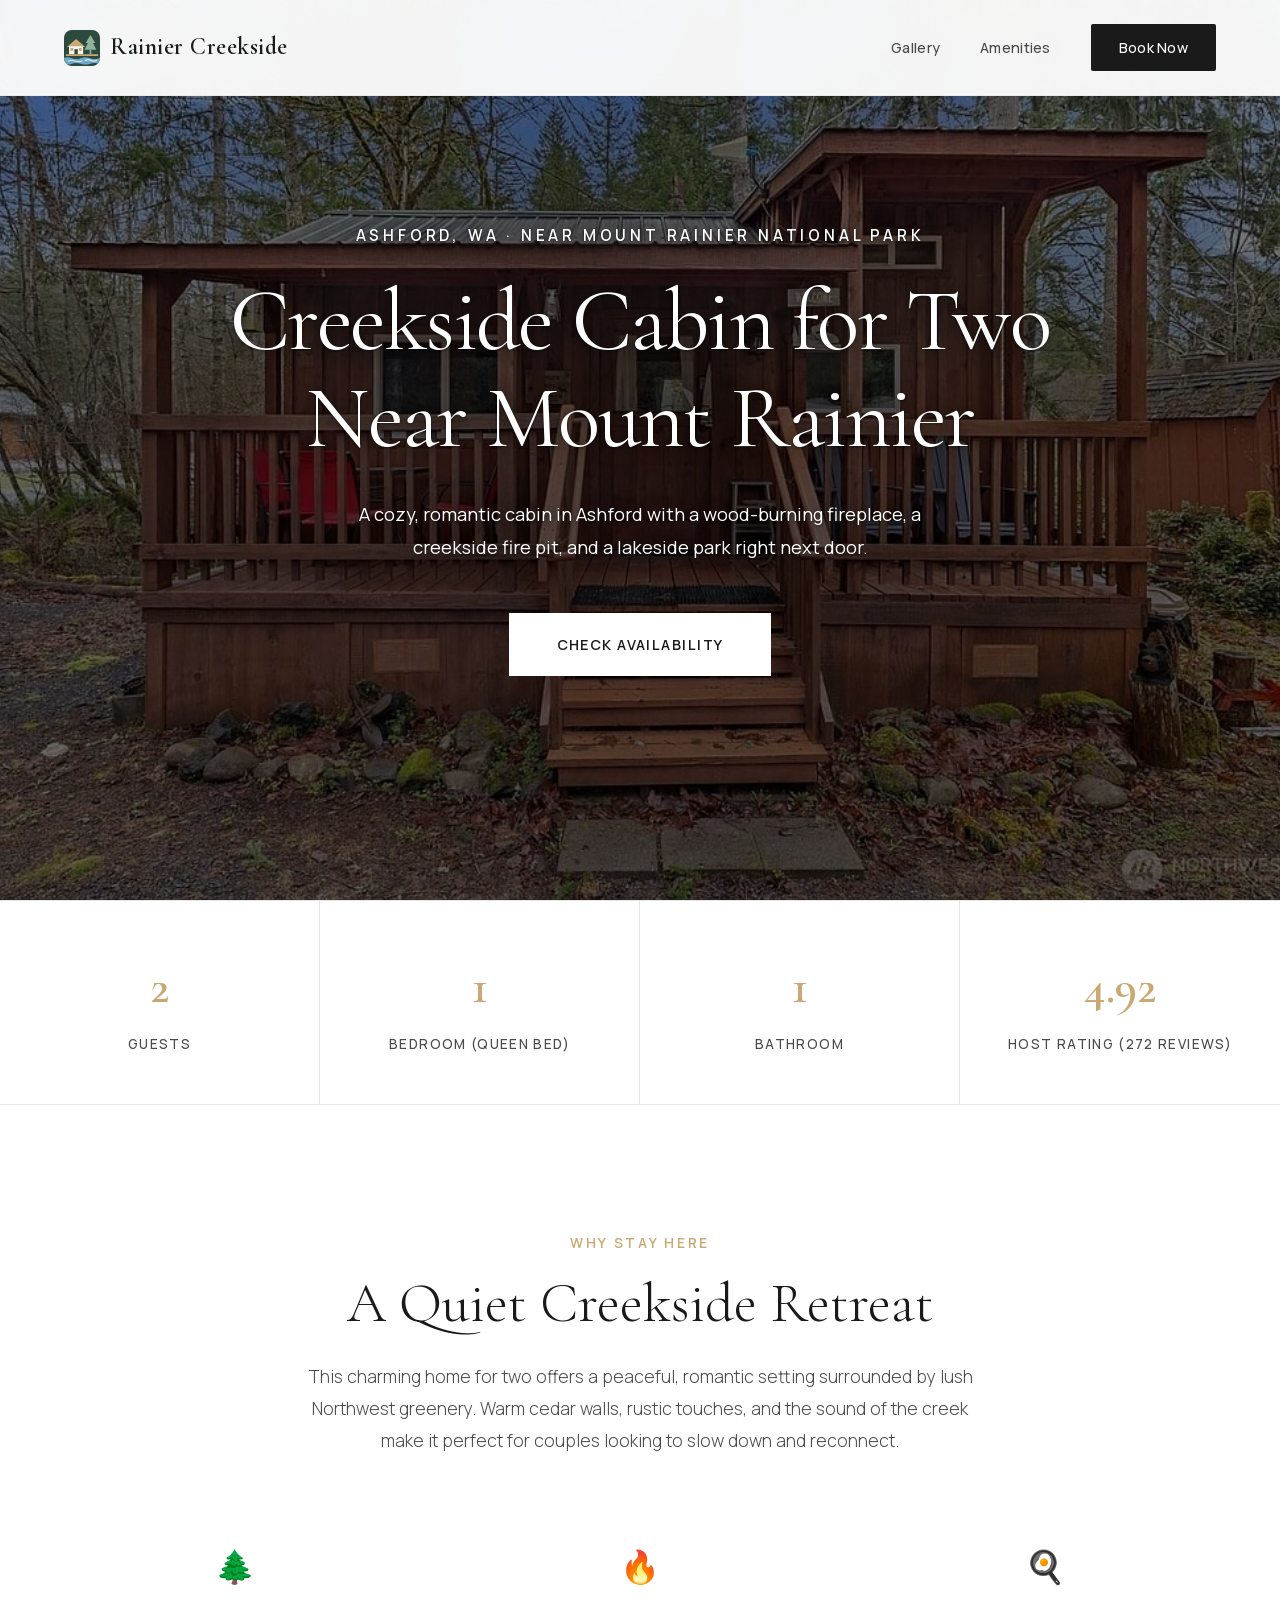
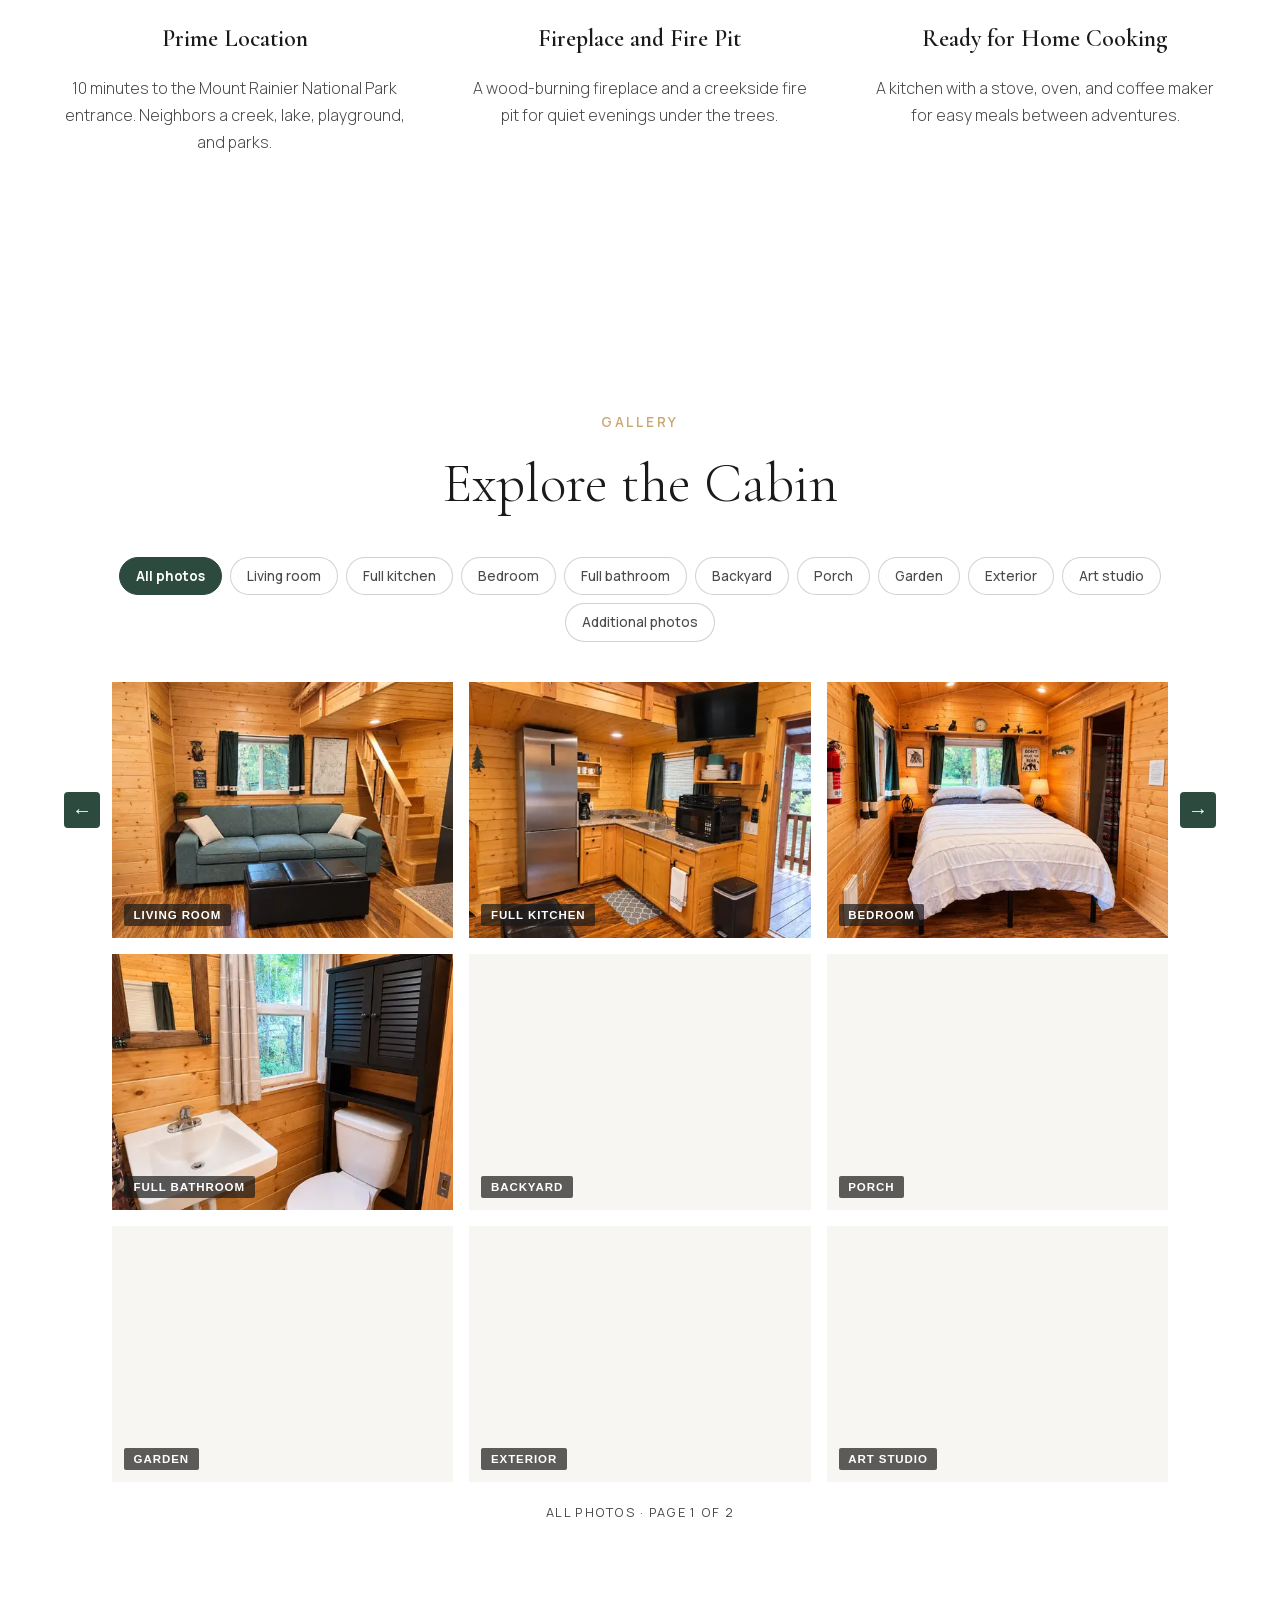
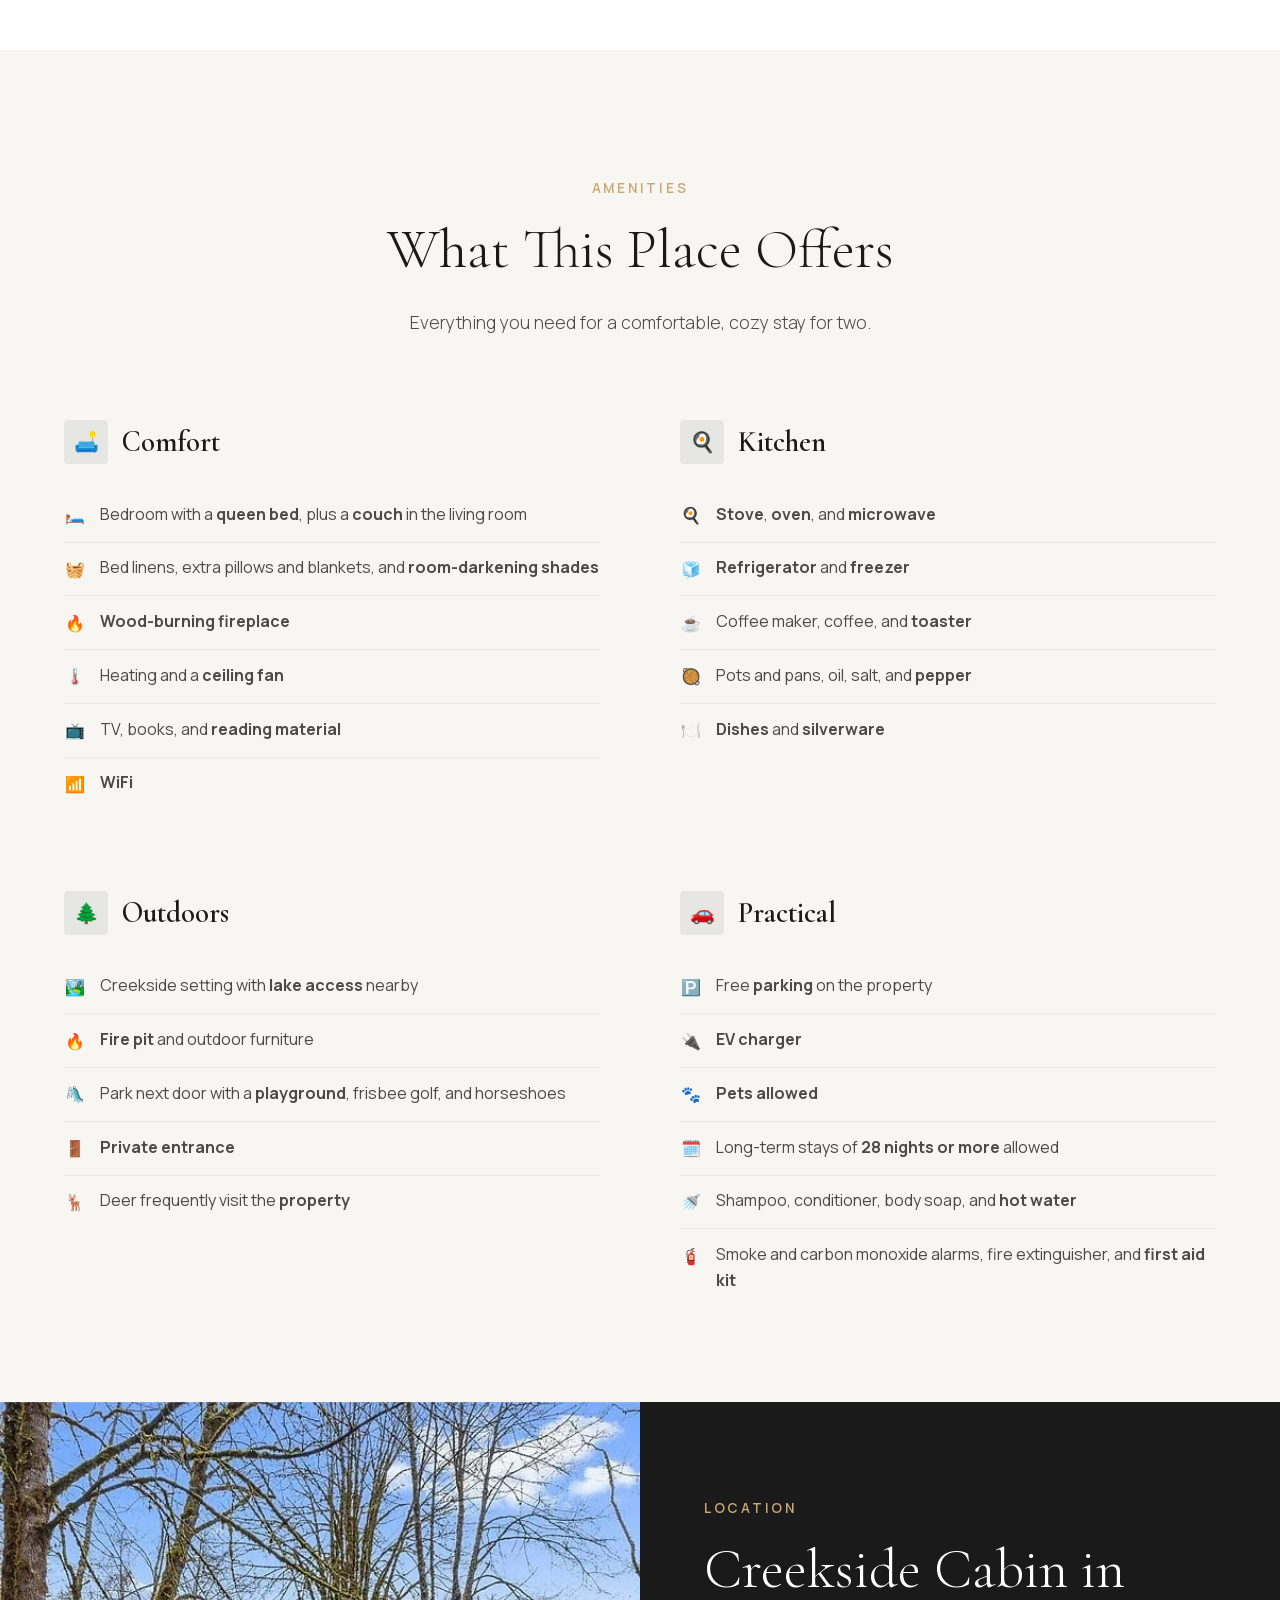
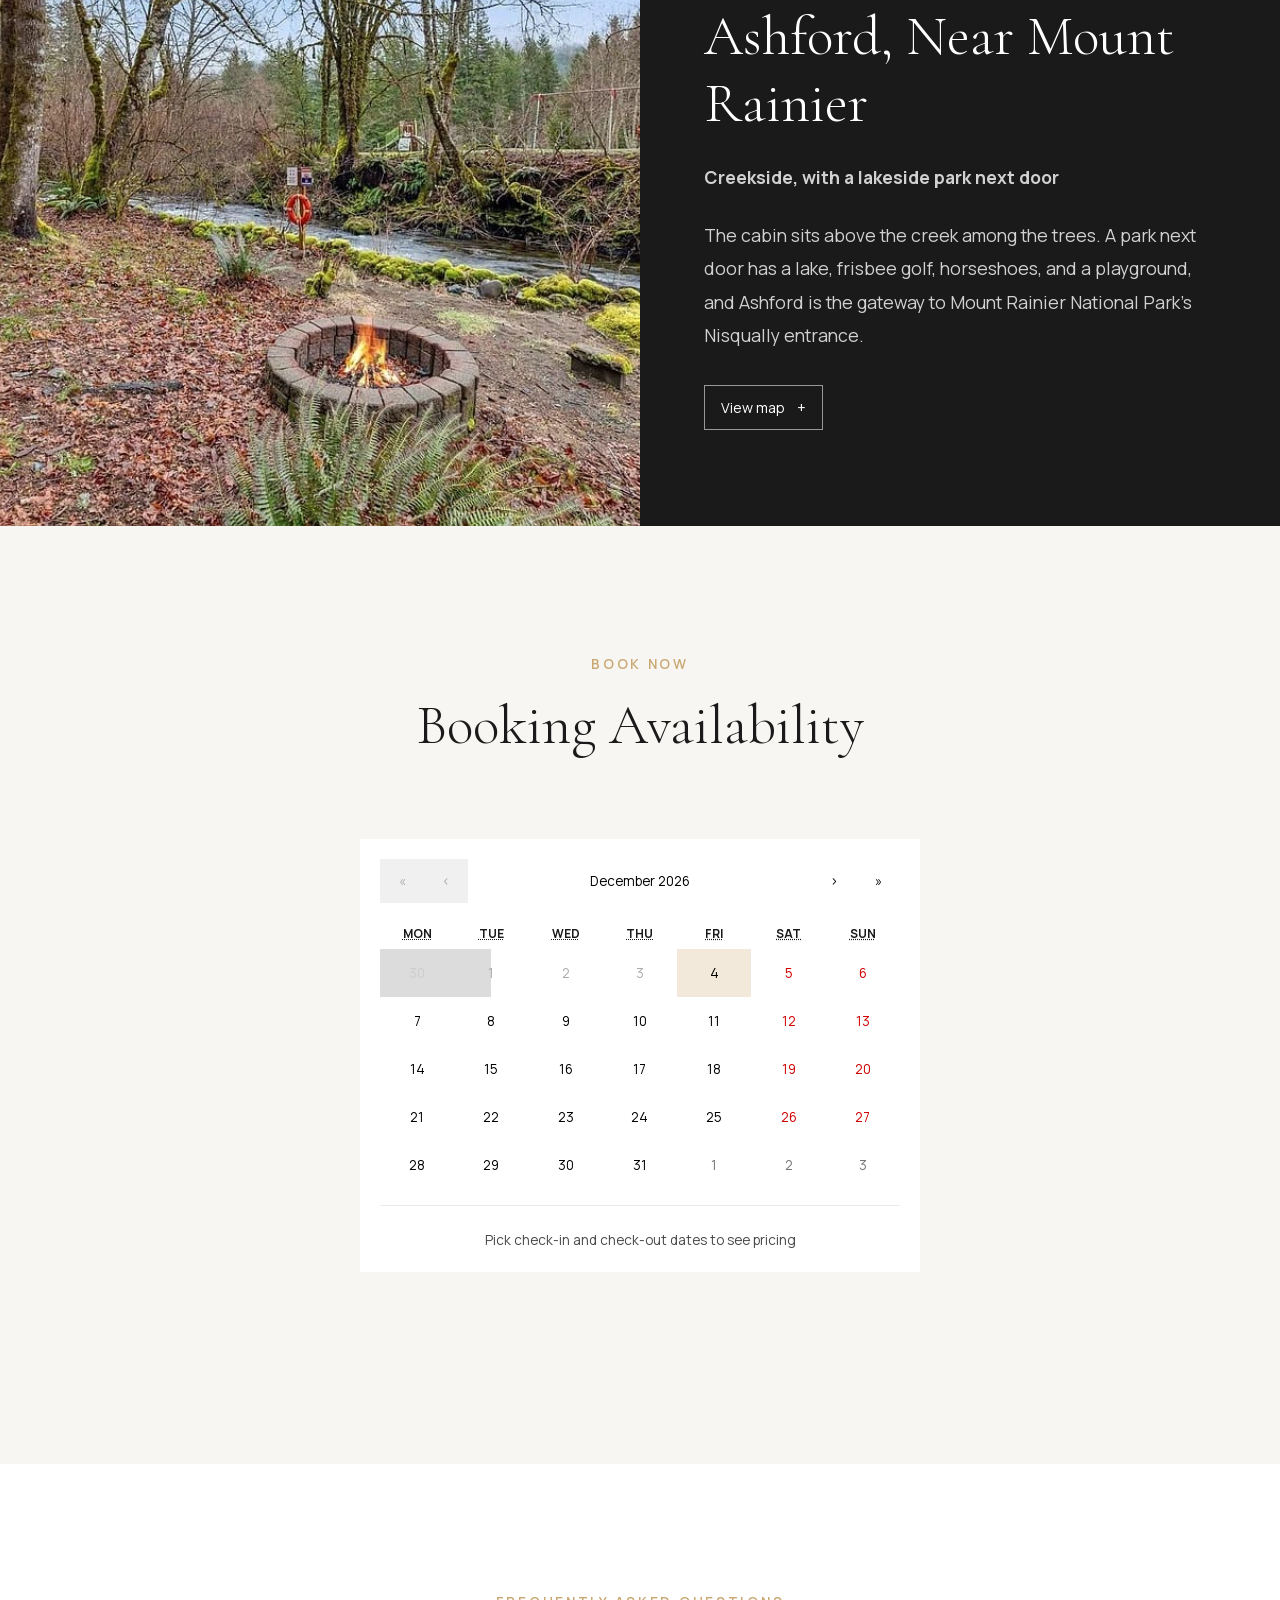
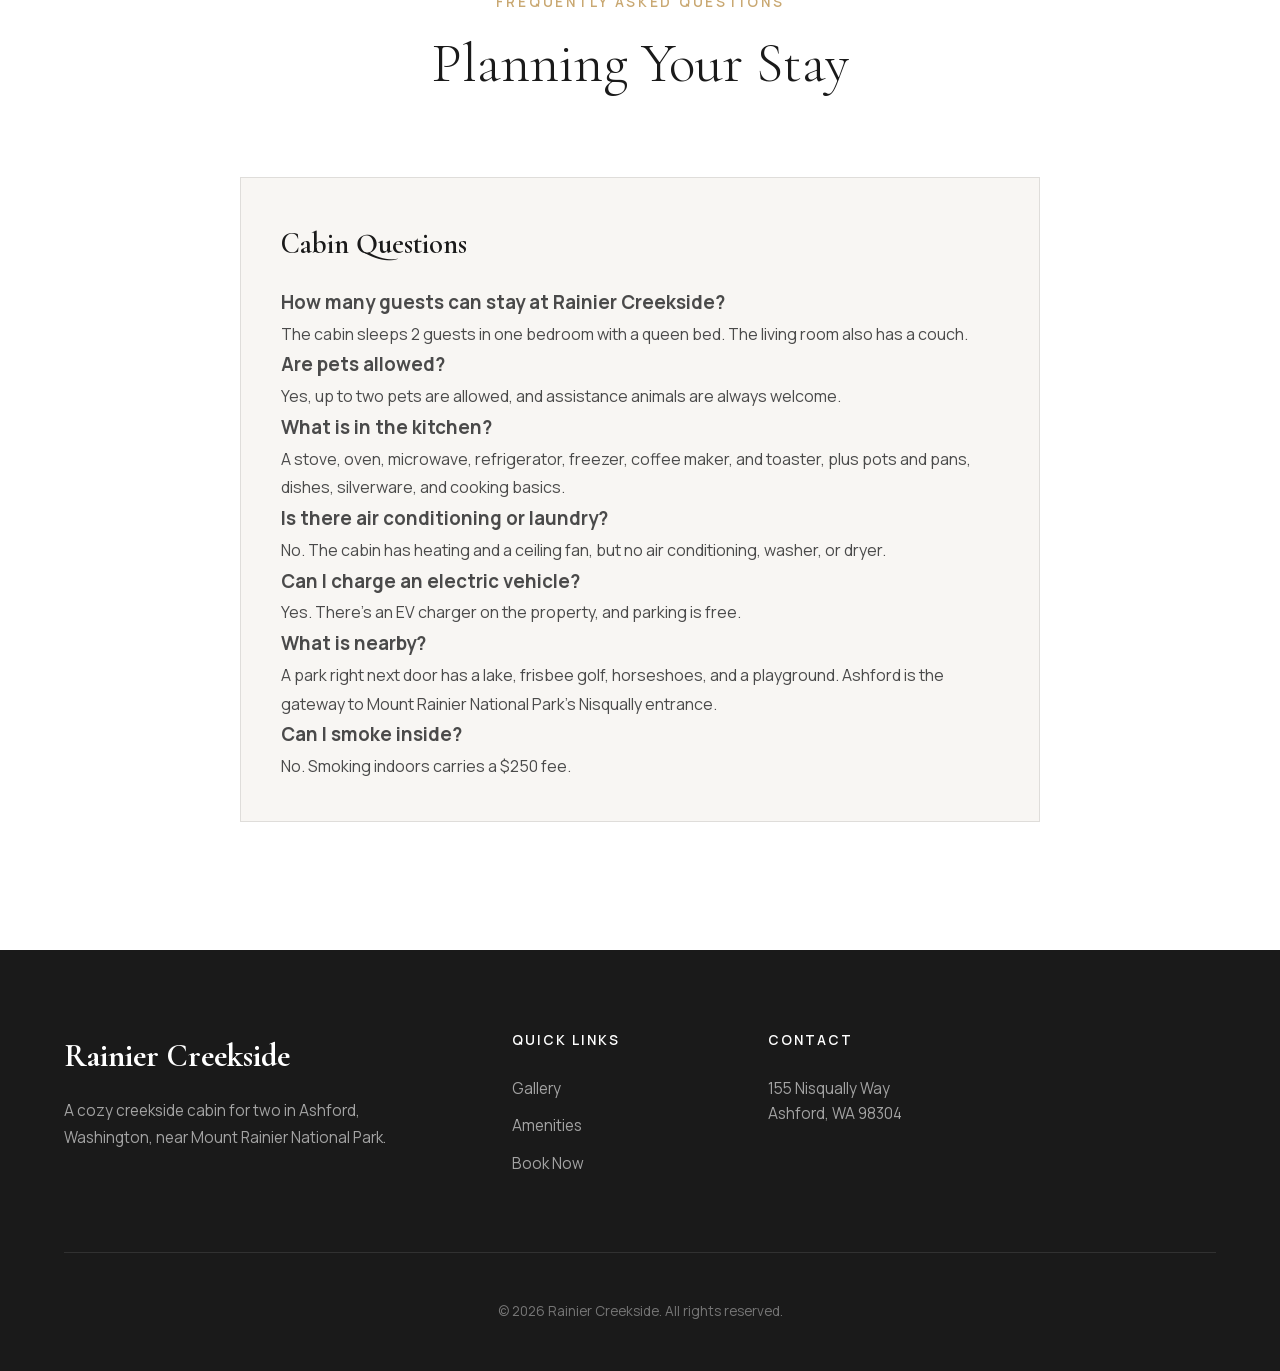
<file: index.html>
<!DOCTYPE html><html lang="en" class="__variable_5657ee __variable_369f12"><head><meta charSet="utf-8"/><meta name="viewport" content="width=device-width, initial-scale=1"/><link rel="preload" href="/_next/static/media/7b89a4fd5e90ede0-s.p.woff2" as="font" crossorigin="" type="font/woff2"/><link rel="preload" href="/_next/static/media/8760c4774489e4ba-s.p.woff2" as="font" crossorigin="" type="font/woff2"/><link rel="preload" as="image" imageSrcSet="/images/hero.jpg 1024w" imageSizes="max(100vw, 133vh)" fetchPriority="high"/><link rel="preload" as="image" href="/images/favicon/favicon.svg"/><link rel="stylesheet" href="/_next/static/css/5ee462afc9e0bb34.css" data-precedence="next"/><link rel="stylesheet" href="/_next/static/css/819be9d33cf9ef66.css" data-precedence="next"/><link rel="preload" as="script" fetchPriority="low" href="/_next/static/chunks/webpack-5429a3caabec1493.js"/><script src="/_next/static/chunks/4bd1b696-92152b0f5947070d.js" async=""></script><script src="/_next/static/chunks/794-cad9e8ec854cc25a.js" async=""></script><script src="/_next/static/chunks/main-app-9ddc0f62f40ccf0b.js" async=""></script><script src="/_next/static/chunks/397-9a6749981353f5f8.js" async=""></script><script src="/_next/static/chunks/app/page-34a6bd52716c2b2e.js" async=""></script><meta name="theme-color" content="#1a1a1a"/><title>Rainier Creekside | Creekside Cabin for Two in Ashford, WA</title><meta name="description" content="A creekside cabin for two in Ashford, WA, near Mount Rainier National Park, with a wood-burning fireplace, creekside fire pit, full kitchen, EV charger, and a lakeside park next door."/><link rel="manifest" href="/images/favicon/site.webmanifest?v=668d40f0"/><meta name="robots" content="index, follow"/><link rel="canonical" href="https://rainier-creekside.com"/><meta property="og:title" content="Rainier Creekside | Creekside Cabin for Two in Ashford, WA"/><meta property="og:description" content="A creekside cabin for two in Ashford, WA, near Mount Rainier National Park, with a wood-burning fireplace, creekside fire pit, full kitchen, EV charger, and a lakeside park next door."/><meta property="og:url" content="https://rainier-creekside.com"/><meta property="og:site_name" content="Rainier Creekside"/><meta property="og:image" content="https://rainier-creekside.com/images/hero.jpg"/><meta property="og:image:alt" content="Rainier Creekside, a creekside cabin for two in Ashford, Washington"/><meta property="og:type" content="website"/><meta name="twitter:card" content="summary_large_image"/><meta name="twitter:title" content="Rainier Creekside | Creekside Cabin for Two in Ashford, WA"/><meta name="twitter:description" content="A creekside cabin for two in Ashford, WA, near Mount Rainier National Park, with a wood-burning fireplace, creekside fire pit, full kitchen, EV charger, and a lakeside park next door."/><meta name="twitter:image" content="https://rainier-creekside.com/images/hero.jpg"/><link rel="icon" href="/images/favicon/favicon.svg?v=87b5ef11" type="image/svg+xml"/><link rel="icon" href="/images/favicon/favicon-32x32.png?v=e275214e" sizes="32x32" type="image/png"/><link rel="icon" href="/images/favicon/favicon-16x16.png?v=1ad3188e" sizes="16x16" type="image/png"/><link rel="apple-touch-icon" href="/images/favicon/apple-touch-icon.png?v=59c61fb7" sizes="180x180"/><meta name="next-size-adjust" content=""/><script src="/_next/static/chunks/polyfills-42372ed130431b0a.js" noModule=""></script></head><body id="top"><div hidden=""><!--$--><!--/$--></div><script type="application/ld+json">{"@context":"https://schema.org","@type":"VacationRental","@id":"https://rainier-creekside.com/#rental","identifier":"cozy-rainier-cabin-ashford-wa","name":"Rainier Creekside","url":"https://rainier-creekside.com/","description":"Creekside cabin for two in Ashford, Washington, near Mount Rainier National Park. One bedroom with a queen bed, a wood-burning fireplace, a creekside fire pit, a full kitchen, and a park with lake access next door.","image":["https://rainier-creekside.com/images/hero.jpg","https://rainier-creekside.com/images/airbnb_images/69639ead455fd205.jpg","https://rainier-creekside.com/images/airbnb_images/ac8d33a7fdc95868.jpg","https://rainier-creekside.com/images/airbnb_images/29604824732b1b67.jpg","https://rainier-creekside.com/images/airbnb_images/d375edbbcc097e3f.jpg","https://rainier-creekside.com/images/airbnb_images/405b50fabfc11b9f.jpg","https://rainier-creekside.com/images/airbnb_images/0d5b3fbe645749ff.jpg","https://rainier-creekside.com/images/airbnb_images/71e845ea180c41db.jpg","https://rainier-creekside.com/images/airbnb_images/faf384b223ccefe9.jpg","https://rainier-creekside.com/images/airbnb_images/66aab78be581da1c.jpg","https://rainier-creekside.com/images/airbnb_images/21fc7f07b2e40d9b.jpg","https://rainier-creekside.com/images/airbnb_images/b7f5f4384d400899.jpg"],"address":{"@type":"PostalAddress","streetAddress":"155 Nisqually Way","addressLocality":"Ashford","addressRegion":"WA","postalCode":"98304","addressCountry":"US"},"latitude":46.73678,"longitude":-121.987989,"geo":{"@type":"GeoCoordinates","latitude":46.73678,"longitude":-121.987989},"containsPlace":{"@type":"Accommodation","additionalType":"EntirePlace","occupancy":{"@type":"QuantitativeValue","maxValue":2},"numberOfBedrooms":1,"numberOfBathroomsTotal":1,"bed":{"@type":"BedDetails","numberOfBeds":1},"petsAllowed":true,"amenityFeature":[{"@type":"LocationFeatureSpecification","name":"Waterfront","value":true},{"@type":"LocationFeatureSpecification","name":"Lake access","value":true},{"@type":"LocationFeatureSpecification","name":"Fire pit","value":true},{"@type":"LocationFeatureSpecification","name":"Fireplace","value":true},{"@type":"LocationFeatureSpecification","name":"Kitchen","value":true},{"@type":"LocationFeatureSpecification","name":"Wifi","value":true},{"@type":"LocationFeatureSpecification","name":"EV charger","value":true},{"@type":"LocationFeatureSpecification","name":"Free parking","value":true}]},"sameAs":["https://www.airbnb.com/rooms/1744627445043617491"]}</script><script type="application/ld+json">{"@context":"https://schema.org","@type":"FAQPage","mainEntity":[{"@type":"Question","name":"How many guests can stay at Rainier Creekside?","acceptedAnswer":{"@type":"Answer","text":"The cabin sleeps 2 guests in one bedroom with a queen bed. The living room also has a couch."}},{"@type":"Question","name":"Are pets allowed?","acceptedAnswer":{"@type":"Answer","text":"Yes, up to two pets are allowed, and assistance animals are always welcome."}},{"@type":"Question","name":"What is in the kitchen?","acceptedAnswer":{"@type":"Answer","text":"A stove, oven, microwave, refrigerator, freezer, coffee maker, and toaster, plus pots and pans, dishes, silverware, and cooking basics."}},{"@type":"Question","name":"Is there air conditioning or laundry?","acceptedAnswer":{"@type":"Answer","text":"No. The cabin has heating and a ceiling fan, but no air conditioning, washer, or dryer."}},{"@type":"Question","name":"Can I charge an electric vehicle?","acceptedAnswer":{"@type":"Answer","text":"Yes. There's an EV charger on the property, and parking is free."}},{"@type":"Question","name":"What is nearby?","acceptedAnswer":{"@type":"Answer","text":"A park right next door has a lake, frisbee golf, horseshoes, and a playground. Ashford is the gateway to Mount Rainier National Park's Nisqually entrance."}},{"@type":"Question","name":"Can I smoke inside?","acceptedAnswer":{"@type":"Answer","text":"No. Smoking indoors carries a $250 fee."}}]}</script><nav id="nav"><a class="logo" href="#top" aria-label="Return to the top of Rainier Creekside"><img class="logo-icon" src="/images/favicon/favicon.svg" alt="Rainier Creekside icon"/><span class="logo-text">Rainier Creekside</span></a><button class="mobile-nav-toggle" type="button" aria-expanded="false" aria-controls="primary-navigation" aria-label="Open navigation">☰</button><div class="nav-links" id="primary-navigation"><a href="#gallery">Gallery</a><a href="#amenities">Amenities</a><a href="#availability" class="nav-cta">Book Now</a></div></nav><section class="hero"><img src="/images/hero.jpg" srcSet="/images/hero.jpg 1024w" sizes="max(100vw, 133vh)" fetchPriority="high" alt="Rainier Creekside among the trees in Ashford, Washington" class="hero-image"/><div class="hero-overlay"></div><div class="hero-content"><div class="hero-subtitle">Ashford, WA · Near Mount Rainier National Park</div><h1>Creekside Cabin for Two Near Mount Rainier</h1><p class="hero-description">A cozy, romantic cabin in Ashford with a wood-burning fireplace, a creekside fire pit, and a lakeside park right next door.</p><a href="#availability" class="hero-cta">Check Availability</a></div></section><div class="stats" style="--stat-columns:4"><div class="stat"><div class="stat-number">2</div><div class="stat-label">Guests</div></div><div class="stat"><div class="stat-number">1</div><div class="stat-label">Bedroom (queen bed)</div></div><div class="stat"><div class="stat-number">1</div><div class="stat-label">Bathroom</div></div><div class="stat"><div class="stat-number">4.92</div><div class="stat-label">Host rating (272 reviews)</div></div></div><section class="section"><div class="section-header"><div class="section-tag">Why Stay Here</div><h2 class="section-title">A Quiet Creekside Retreat</h2><p class="section-description">This charming home for two offers a peaceful, romantic setting surrounded by lush Northwest greenery. Warm cedar walls, rustic touches, and the sound of the creek make it perfect for couples looking to slow down and reconnect.</p></div><div class="features-grid"><div class="feature"><div class="feature-icon">🌲</div><h3>Prime Location</h3><p>10 minutes to the Mount Rainier National Park entrance. Neighbors a creek, lake, playground, and parks.</p></div><div class="feature"><div class="feature-icon">🔥</div><h3>Fireplace and Fire Pit</h3><p>A wood-burning fireplace and a creekside fire pit for quiet evenings under the trees.</p></div><div class="feature"><div class="feature-icon">🍳</div><h3>Ready for Home Cooking</h3><p>A kitchen with a stove, oven, and coffee maker for easy meals between adventures.</p></div></div></section><section class="section" id="gallery"><div class="section-header"><div class="section-tag">Gallery</div><h2 class="section-title">Explore the Cabin</h2></div><div id="photo-gallery"><div class="gallery-filters" role="group" aria-label="Filter photos by room"><button class="gallery-filter gallery-filter-all" type="button" aria-pressed="true">All photos</button><button class="gallery-filter" type="button" aria-pressed="false">Living room</button><button class="gallery-filter" type="button" aria-pressed="false">Full kitchen</button><button class="gallery-filter" type="button" aria-pressed="false">Bedroom</button><button class="gallery-filter" type="button" aria-pressed="false">Full bathroom</button><button class="gallery-filter" type="button" aria-pressed="false">Backyard</button><button class="gallery-filter" type="button" aria-pressed="false">Porch</button><button class="gallery-filter" type="button" aria-pressed="false">Garden</button><button class="gallery-filter" type="button" aria-pressed="false">Exterior</button><button class="gallery-filter" type="button" aria-pressed="false">Art studio</button><button class="gallery-filter" type="button" aria-pressed="false">Additional photos</button></div><div class="gallery-carousel"><button class="review-nav" type="button" aria-label="Previous photos" title="Previous photos">←</button><div class="gallery-grid"><button class="gallery-item" type="button" aria-label="View full-size photo: Unwind on the plush teal sofa after exploring all day. Floor-to-ceiling wood paneling, rich hardwood floors, and an exposed log beam offer a comforting rustic feel, while a sturdy wooden staircase leads to an inviting loft, maximizing space."><img src="/images/airbnb_thumbnails/69639ead455fd205-480.webp" srcSet="/images/airbnb_thumbnails/69639ead455fd205-480.webp 480w, /images/airbnb_thumbnails/69639ead455fd205-800.webp 800w" sizes="(max-width: 768px) 90vw, (max-width: 1024px) 45vw, min(30vw, 490px)" alt="Unwind on the plush teal sofa after exploring all day. Floor-to-ceiling wood paneling, rich hardwood floors, and an exposed log beam offer a comforting rustic feel, while a sturdy wooden staircase leads to an inviting loft, maximizing space." loading="lazy" decoding="async"/><span class="gallery-item-room">Living room</span></button><button class="gallery-item" type="button" aria-label="View full-size photo: Cook in a charming rustic kitchen with warm wood paneling, durable counters, and a large stainless steel fridge. Enjoy conveniences like a coffee maker, microwave, and a mounted TV to entertain you while you prep meals."><img src="/images/airbnb_thumbnails/ac8d33a7fdc95868-480.webp" srcSet="/images/airbnb_thumbnails/ac8d33a7fdc95868-480.webp 480w, /images/airbnb_thumbnails/ac8d33a7fdc95868-800.webp 800w" sizes="(max-width: 768px) 90vw, (max-width: 1024px) 45vw, min(30vw, 490px)" alt="Cook in a charming rustic kitchen with warm wood paneling, durable counters, and a large stainless steel fridge. Enjoy conveniences like a coffee maker, microwave, and a mounted TV to entertain you while you prep meals." loading="lazy" decoding="async"/><span class="gallery-item-room">Full kitchen</span></button><button class="gallery-item" type="button" aria-label="View full-size photo: Wake up to the nature views in this warm, wood-paneled bedroom. Sleep easy with blackout curtains for a truly restful retreat. A large ceiling fan paired with windows can bring in the fresh air when you need it."><img src="/images/airbnb_thumbnails/29604824732b1b67-480.webp" srcSet="/images/airbnb_thumbnails/29604824732b1b67-480.webp 480w, /images/airbnb_thumbnails/29604824732b1b67-800.webp 800w" sizes="(max-width: 768px) 90vw, (max-width: 1024px) 45vw, min(30vw, 490px)" alt="Wake up to the nature views in this warm, wood-paneled bedroom. Sleep easy with blackout curtains for a truly restful retreat. A large ceiling fan paired with windows can bring in the fresh air when you need it." loading="lazy" decoding="async"/><span class="gallery-item-room">Bedroom</span></button><button class="gallery-item" type="button" aria-label="View full-size photo: Bathroom is compact but highly functional, featuring handy storage and a bright window. We look forward to bringing exciting upgrades to this space in the coming months to enhance your stay!"><img src="/images/airbnb_thumbnails/d375edbbcc097e3f-480.webp" srcSet="/images/airbnb_thumbnails/d375edbbcc097e3f-480.webp 480w, /images/airbnb_thumbnails/d375edbbcc097e3f-768.webp 768w" sizes="(max-width: 768px) 90vw, (max-width: 1024px) 45vw, min(30vw, 490px)" alt="Bathroom is compact but highly functional, featuring handy storage and a bright window. We look forward to bringing exciting upgrades to this space in the coming months to enhance your stay!" loading="lazy" decoding="async"/><span class="gallery-item-room">Full bathroom</span></button><button class="gallery-item" type="button" aria-label="View full-size photo: Backyard"><img src="/images/airbnb_thumbnails/0d5b3fbe645749ff-480.webp" srcSet="/images/airbnb_thumbnails/0d5b3fbe645749ff-480.webp 480w, /images/airbnb_thumbnails/0d5b3fbe645749ff-800.webp 800w" sizes="(max-width: 768px) 90vw, (max-width: 1024px) 45vw, min(30vw, 490px)" alt="Backyard at Rainier Creekside" loading="lazy" decoding="async"/><span class="gallery-item-room">Backyard</span></button><button class="gallery-item" type="button" aria-label="View full-size photo: Relax on the covered wooden deck featuring two classic Adirondack chairs, a rustic table, and a dining table with 4 seats (not pictured). It&#x27;s the perfect spot to sip your morning coffee while taking in the serene forest views and antlered visitors!"><img src="/images/airbnb_thumbnails/66aab78be581da1c-480.webp" srcSet="/images/airbnb_thumbnails/66aab78be581da1c-480.webp 480w, /images/airbnb_thumbnails/66aab78be581da1c-800.webp 800w" sizes="(max-width: 768px) 90vw, (max-width: 1024px) 45vw, min(30vw, 490px)" alt="Relax on the covered wooden deck featuring two classic Adirondack chairs, a rustic table, and a dining table with 4 seats (not pictured). It&#x27;s the perfect spot to sip your morning coffee while taking in the serene forest views and antlered visitors!" loading="lazy" decoding="async"/><span class="gallery-item-room">Porch</span></button><button class="gallery-item" type="button" aria-label="View full-size photo: Firepit next to the creek with chairs that can be moved from the porch by this firepit"><img src="/images/airbnb_thumbnails/ad18bc3e4bbdc55e-480.webp" srcSet="/images/airbnb_thumbnails/ad18bc3e4bbdc55e-480.webp 480w, /images/airbnb_thumbnails/ad18bc3e4bbdc55e-800.webp 800w" sizes="(max-width: 768px) 90vw, (max-width: 1024px) 45vw, min(30vw, 490px)" alt="Firepit next to the creek with chairs that can be moved from the porch by this firepit" loading="lazy" decoding="async"/><span class="gallery-item-room">Garden</span></button><button class="gallery-item" type="button" aria-label="View full-size photo: Front porch has plenty of room to spread out. Including a dining table and four (4) chairs as well as two (2) lounge chairs"><img src="/images/airbnb_thumbnails/8380d3e7dbbf0c12-480.webp" srcSet="/images/airbnb_thumbnails/8380d3e7dbbf0c12-480.webp 480w, /images/airbnb_thumbnails/8380d3e7dbbf0c12-800.webp 800w" sizes="(max-width: 768px) 90vw, (max-width: 1024px) 45vw, min(30vw, 490px)" alt="Front porch has plenty of room to spread out. Including a dining table and four (4) chairs as well as two (2) lounge chairs" loading="lazy" decoding="async"/><span class="gallery-item-room">Exterior</span></button><button class="gallery-item" type="button" aria-label="View full-size photo: Art studio"><img src="/images/airbnb_thumbnails/5ea16697845281b9-480.webp" srcSet="/images/airbnb_thumbnails/5ea16697845281b9-480.webp 480w, /images/airbnb_thumbnails/5ea16697845281b9-800.webp 800w" sizes="(max-width: 768px) 90vw, (max-width: 1024px) 45vw, min(30vw, 490px)" alt="Art studio at Rainier Creekside" loading="lazy" decoding="async"/><span class="gallery-item-room">Art studio</span></button></div><button class="review-nav" type="button" aria-label="Next photos" title="Next photos">→</button></div><p class="gallery-page-status" aria-live="polite">All photos · Page 1 of 2</p><dialog class="photo-lightbox" aria-label="Photo"><button class="photo-lightbox-close" type="button" aria-label="Close photo">×</button></dialog></div></section><section class="section amenities" id="amenities"><div class="section-header"><div class="section-tag">Amenities</div><h2 class="section-title">What This Place Offers</h2><p class="section-description">Everything you need for a comfortable, cozy stay for two.</p></div><div class="amenities-grid"><div class="amenity-category"><h3><span class="amenity-category-icon" aria-hidden="true">🛋️</span>Comfort</h3><ul class="amenity-list"><li><span class="amenity-item-icon" aria-hidden="true">🛏️</span><span>Bedroom with a <strong>queen bed</strong>, plus a <strong>couch</strong> in the living room</span></li><li><span class="amenity-item-icon" aria-hidden="true">🧺</span><span>Bed linens, extra pillows and blankets, and <strong>room-darkening shades</strong></span></li><li><span class="amenity-item-icon" aria-hidden="true">🔥</span><span><strong>Wood-burning fireplace</strong></span></li><li><span class="amenity-item-icon" aria-hidden="true">🌡️</span><span>Heating and a <strong>ceiling fan</strong></span></li><li><span class="amenity-item-icon" aria-hidden="true">📺</span><span>TV, books, and <strong>reading material</strong></span></li><li><span class="amenity-item-icon" aria-hidden="true">📶</span><span><strong>WiFi</strong></span></li></ul></div><div class="amenity-category"><h3><span class="amenity-category-icon" aria-hidden="true">🍳</span>Kitchen</h3><ul class="amenity-list"><li><span class="amenity-item-icon" aria-hidden="true">🍳</span><span><strong>Stove</strong>, <strong>oven</strong>, and <strong>microwave</strong></span></li><li><span class="amenity-item-icon" aria-hidden="true">🧊</span><span><strong>Refrigerator</strong> and <strong>freezer</strong></span></li><li><span class="amenity-item-icon" aria-hidden="true">☕</span><span>Coffee maker, coffee, and <strong>toaster</strong></span></li><li><span class="amenity-item-icon" aria-hidden="true">🥘</span><span>Pots and pans, oil, salt, and <strong>pepper</strong></span></li><li><span class="amenity-item-icon" aria-hidden="true">🍽️</span><span><strong>Dishes</strong> and <strong>silverware</strong></span></li></ul></div><div class="amenity-category"><h3><span class="amenity-category-icon" aria-hidden="true">🌲</span>Outdoors</h3><ul class="amenity-list"><li><span class="amenity-item-icon" aria-hidden="true">🏞️</span><span>Creekside setting with <strong>lake access</strong> nearby</span></li><li><span class="amenity-item-icon" aria-hidden="true">🔥</span><span><strong>Fire pit</strong> and outdoor furniture</span></li><li><span class="amenity-item-icon" aria-hidden="true">🛝</span><span>Park next door with a <strong>playground</strong>, frisbee golf, and horseshoes</span></li><li><span class="amenity-item-icon" aria-hidden="true">🚪</span><span><strong>Private entrance</strong></span></li><li><span class="amenity-item-icon" aria-hidden="true">🦌</span><span>Deer frequently visit the <strong>property</strong></span></li></ul></div><div class="amenity-category"><h3><span class="amenity-category-icon" aria-hidden="true">🚗</span>Practical</h3><ul class="amenity-list"><li><span class="amenity-item-icon" aria-hidden="true">🅿️</span><span>Free <strong>parking</strong> on the property</span></li><li><span class="amenity-item-icon" aria-hidden="true">🔌</span><span><strong>EV charger</strong></span></li><li><span class="amenity-item-icon" aria-hidden="true">🐾</span><span><strong>Pets allowed</strong></span></li><li><span class="amenity-item-icon" aria-hidden="true">🗓️</span><span>Long-term stays of <strong>28 nights or more</strong> allowed</span></li><li><span class="amenity-item-icon" aria-hidden="true">🚿</span><span>Shampoo, conditioner, body soap, and <strong>hot water</strong></span></li><li><span class="amenity-item-icon" aria-hidden="true">🧯</span><span>Smoke and carbon monoxide alarms, fire extinguisher, and <strong>first aid kit</strong></span></li></ul></div></div><div class="highlight-section"><div class="highlight-image"><img src="/images/location.jpg" width="1024" height="682" loading="lazy" decoding="async" alt="Creekside setting at Rainier Creekside in Ashford, Washington"/></div><div class="highlight-content"><div class="section-tag">Location</div><h2 class="section-title">Creekside Cabin in Ashford, Near Mount Rainier</h2><p><strong>Creekside, with a lakeside park next door</strong></p><p>The cabin sits above the creek among the trees. A park next door has a lake, frisbee golf, horseshoes, and a playground, and Ashford is the gateway to Mount Rainier National Park&#x27;s Nisqually entrance.</p><details class="location-map"><summary>View map</summary><iframe src="https://www.google.com/maps?output=embed&amp;saddr=155%20Nisqually%20Way%2C%20Ashford%20WA&amp;daddr=Nisqually%20Entrance%2C%20Mount%20Rainier%20National%20Park%2C%20WA" title="Map from 155 Nisqually Way, Ashford WA 98304 to Nisqually Entrance, Mount Rainier National Park" loading="lazy" referrerPolicy="no-referrer-when-downgrade"></iframe><a class="location-map-directions" href="https://www.google.com/maps/dir/?api=1&amp;origin=155%20Nisqually%20Way%2C%20Ashford%20WA%2098304&amp;destination=Nisqually%20Entrance%2C%20Mount%20Rainier%20National%20Park%2C%20WA" target="_blank" rel="noopener noreferrer">Open directions in Google Maps</a></details></div></div></section><section class="availability-section-wrap" id="availability"><div class="availability-section"><div class="section-header"><div class="section-tag">Book Now</div><h2 class="section-title">Booking Availability</h2></div><div id="availability-calendar" class="availability-calendar"><p class="availability-status">Loading availability...</p></div></div></section><section class="section" id="faq"><div class="section-header"><div class="section-tag">Frequently Asked Questions</div><h2 class="section-title">Planning Your Stay</h2></div><div class="booking-details faq-details"><h3 class="booking-details-title">Cabin Questions</h3><h3>How many guests can stay at Rainier Creekside?</h3><p>The cabin sleeps 2 guests in one bedroom with a queen bed. The living room also has a couch.</p><h3>Are pets allowed?</h3><p>Yes, up to two pets are allowed, and assistance animals are always welcome.</p><h3>What is in the kitchen?</h3><p>A stove, oven, microwave, refrigerator, freezer, coffee maker, and toaster, plus pots and pans, dishes, silverware, and cooking basics.</p><h3>Is there air conditioning or laundry?</h3><p>No. The cabin has heating and a ceiling fan, but no air conditioning, washer, or dryer.</p><h3>Can I charge an electric vehicle?</h3><p>Yes. There&#x27;s an EV charger on the property, and parking is free.</p><h3>What is nearby?</h3><p>A park right next door has a lake, frisbee golf, horseshoes, and a playground. Ashford is the gateway to Mount Rainier National Park&#x27;s Nisqually entrance.</p><h3>Can I smoke inside?</h3><p>No. Smoking indoors carries a $250 fee.</p></div></section><footer><div class="footer-grid"><div class="footer-brand"><h3>Rainier Creekside</h3><p>A cozy creekside cabin for two in Ashford, Washington, near Mount Rainier National Park.</p></div><div class="footer-section"><h4>Quick Links</h4><ul class="footer-links"><li><a href="#gallery">Gallery</a></li><li><a href="#amenities">Amenities</a></li><li><a href="#availability">Book Now</a></li></ul></div><div class="footer-section"><h4>Contact</h4><ul class="footer-links"><li><address class="footer-address"><a href="https://www.google.com/maps/search/?api=1&amp;query=46.73678%2C-121.987989" target="_blank" rel="noopener noreferrer">155 Nisqually Way<br/>Ashford, WA 98304</a></address></li></ul></div></div><div class="footer-bottom"><p>© <!-- -->2026<!-- --> <!-- -->Rainier Creekside<!-- -->. All rights reserved.</p></div></footer><!--$--><!--/$--><script src="/_next/static/chunks/webpack-5429a3caabec1493.js" id="_R_" async=""></script><script>(self.__next_f=self.__next_f||[]).push([0])</script><script>self.__next_f.push([1,"1:\"$Sreact.fragment\"\n2:I[7121,[],\"\"]\n3:I[4581,[],\"\"]\n12:I[7123,[],\"default\",1]\n:HL[\"/_next/static/media/7b89a4fd5e90ede0-s.p.woff2\",\"font\",{\"crossOrigin\":\"\",\"type\":\"font/woff2\"}]\n:HL[\"/_next/static/media/8760c4774489e4ba-s.p.woff2\",\"font\",{\"crossOrigin\":\"\",\"type\":\"font/woff2\"}]\n:HL[\"/_next/static/css/5ee462afc9e0bb34.css\",\"style\"]\n:HL[\"/_next/static/css/819be9d33cf9ef66.css\",\"style\"]\n4:T9cc,{\"@context\":\"https://schema.org\",\"@type\":\"VacationRental\",\"@id\":\"https://rainier-creekside.com/#rental\",\"identifier\":\"cozy-rainier-cabin-ashford-wa\",\"name\":\"Rainier Creekside\",\"url\":\"https://rainier-creekside.com/\",\"description\":\"Creekside cabin for two in Ashford, Washington, near Mount Rainier National Park. One bedroom with a queen bed, a wood-burning fireplace, a creekside fire pit, a full kitchen, and a park with lake access next door.\",\"image\":[\"https://rainier-creekside.com/images/hero.jpg\",\"https://rainier-creekside.com/images/airbnb_images/69639ead455fd205.jpg\",\"https://rainier-creekside.com/images/airbnb_images/ac8d33a7fdc95868.jpg\",\"https://rainier-creekside.com/images/airbnb_images/29604824732b1b67.jpg\",\"https://rainier-creekside.com/images/airbnb_images/d375edbbcc097e3f.jpg\",\"https://rainier-creekside.com/images/airbnb_images/405b50fabfc11b9f.jpg\",\"https://rainier-creekside.com/images/airbnb_images/0d5b3fbe645749ff.jpg\",\"https://rainier-creekside.com/images/airbnb_images/71e845ea180c41db.jpg\",\"https://rainier-creekside.com/images/airbnb_images/faf384b223ccefe9.jpg\",\"https://rainier-creekside.com/images/airbnb_images/66aab78be581da1c.jpg\",\"https://rainier-creekside.com/images/airbnb_images/21fc7f07b2e40d9b.jpg\",\"https://rainier-creekside.com/images/airbnb_images/b7f5f4384d400899.jpg\"],\"address\":{\"@type\":\"PostalAddress\",\"streetAddress\":\"155 Nisqually Way\",\"addressLocality\":\"Ashford\",\"addressRegion\":\"WA\",\"postalCode\":\"98304\",\"addressCountry\":\"US\"},\"latitude\":46.73678,\"longitude\":-121.987989,\"geo\":{\"@type\":\"GeoCoordinates\",\"latitude\":46.73678,\"longitude\":-121.987989},\"containsPlace\":{\"@type\":\"Accommodation\",\"additionalType\":\"EntirePlace\",\"occupancy\":{\"@type\":\"QuantitativeValue\",\"maxValue\":2},\"numberOfBedrooms\":1,\"numberOfBathroomsTotal\":1,\"bed\":{\"@type\":\"BedDetails\",\"numberOfBeds\":1},\"petsAllowed\":true,\"amenityFeature\":[{\"@type\":\"LocationFeatureSpecification\",\"name\":\"Waterfront\",\"value\":true},{\"@type\":\"LocationFeatureSpecification\",\"name\":\"Lake access\",\"value\":true},{\"@type\":\"LocationFeatureSpecification\",\"name\":\"Fire pit\",\"value\":true},{\"@type\":\"LocationFeatureSpecification\",\"name\":\"Fireplace\",\"value\":true},{\"@type\":\"LocationFeatureSpecification\",\"name\":\"Kitchen\",\"value\":true},{\"@type\":\"LocationFeatureSpecification\",\"name\":\"Wifi\",\"value\":true},{\"@type\":\"LocationFeatureSpecification\",\"name\":\"EV charger\",\"value\":true},{\"@type\":\"LocationFeatureSpecification\",\"name\":\"Free parking\",\"value\":true}]},\"sameAs\":[\"https://www.airbnb.com/rooms/1744627445043617491\"]}0:{\"P\":null,\"c\":[\"\",\"\"],\"q\":\"\",\"i\":false,\"f\":[[[\"\",{\"children\":[\"__PAGE__\",{},\"$undefined\",\"$undefined\",4608]},\"$undefined\",\"$undefined\",4624],[[\"$\",\"$1\",\"c\",{\"children\":[[[\"$\",\"link\",\"0\",{\"rel\":\"stylesheet\",\"href\":\"/_next/static/css/5ee462afc9e0bb34.css\",\"precedence\":\"next\",\"crossOrigin\":\"$undefined\",\"nonce\":\"$undefined\"}]],[\"$\",\"html\",null,{\"lang\":\"en\",\"className\":\"__variable_5657ee __variable_369f12\",\"children\":[\"$\",\"body\",null,{\"id\":\"top\",\"children\":[\"$\",\"$L2\",null,{\"parallelRouterKey\":\"children\",\"error\":\"$undefined\",\"errorStyles\":\"$undefined\",\"errorScripts\":\"$undefined\",\"template\":[\"$\",\"$L3\",null,{}],\"templateStyles\":\"$undefined\",\"templateScripts\":\"$undefined\",\"notFound\":[[\"$\",\"main\",null,{\"className\":\"not-found\",\"style\":{\"backgroundImage\":\"url('/images/hero.jpg')\"},\"children\":[\"$\",\"div\",null,{\"className\":\"not-found-card\",\"children\":[[\"$\",\"div\",null,{\"className\":\"section-tag\",\"children\":\"Page not found\"}],[\"$\",\"h1\",null,{\"children\":\"This trail doesn't lead anywhere\"}],[\"$\",\"p\",null,{\"children\":\"The page you're looking for doesn't exist. Head back to Rainier Creekside, a creekside cabin for two near Mount Rainier National Park.\"}],[\"$\",\"a\",null,{\"href\":\"/\",\"className\":\"hero-cta\",\"children\":\"Back to Rainier Creekside\"}]]}]}],[]],\"forbidden\":\"$undefined\",\"unauthorized\":\"$undefined\"}]}]}]]}],{\"children\":[[\"$\",\"$1\",\"c\",{\"children\":[[[\"$\",\"script\",null,{\"type\":\"application/ld+json\",\"dangerouslySetInnerHTML\":{\"__html\":\"$4\"}}],\"$L5\",\"$L6\",\"$L7\",\"$L8\",\"$L9\",\"$La\",\"$Lb\",false,\"$Lc\",\"$Ld\",\"$Le\"],[\"$Lf\"],\"$L10\"]}],{},null,false,null]},null,false,null],\"$L11\",false]],\"m\":\"$undefined\",\"G\":[\"$12\",[]],\"S\":true,\"h\":null,\"r\":\"$undefined\",\"s\":\"$undefined\",\"a\":\"$undefined\",\"l\":\"$undefined\",\"p\":\"$undefined\",\"d\":\"$undefined\",\"b\":\"WNfpS6UQV1VDFZXpX0nYF\"}\n14:I[9650,[\"397\",\"static/chunks/397-9a6749981353f5f8.js\",\"974\",\"static/chunks/app/page-34a6bd52716c2b2e.js\"],\"default\"]\n15:I[5119,[\"397\",\"static/chunks/397-9a6749981353f5f8.js\",\"974\",\"static/chunks/app/page-34a6bd52716c2b2e.js\"],\"default\"]\n1e:I[3583,[\"397\",\"static/chunks/397-9a6749981353f5f8.js\",\"974\",\"static/chunks/app/page-34a6bd52716c2b2e.js\"],\"default\"]\n20:I[484,[],\"OutletBoundary\"]\n21:\"$Sreact.suspense\"\n23:I[484,[],\"ViewportBoundary\"]\n25:I[484,[],\"MetadataBoundary\"]\n:HL[\"/images/hero.jpg\",\"image\",{\"imageSrcSet\":\"/images/hero.jpg 1024w\",\"imageSizes\":\"max(100vw, 133vh)\",\"fetchPriority\":\"high\"}]\n13:T5a1,{\"@context\":\"https://schema.org\",\"@type\":\"FAQPage\",\"mainEntity\":[{\"@type\":\"Question\",\"name\":\"How many guests can stay at Rainier Creekside?\",\"acceptedAnswer\":{\"@type\":\"Answer\",\"text\":\"The cabin sleeps 2 guests in one bedroom with a queen bed. The living room also has a couch.\"}},{\"@type\":\"Question\",\"name\":\"Are pets allowed?\",\"acceptedAnswer\":{\"@type\":\"Answer\",\"text\":\"Yes, up to two pets are allowed, and assistance animals are always welcome.\"}},{\"@type\":\"Question\",\"name\":\"What is in the kitchen?\",\"acceptedAnswer\":{\"@type\":\"Answer\",\"text\":\"A stove, oven, microwave, refrigerator, freezer, coffee maker, and toaster, plus pots and pans, dishes, silverware, and cooking basics.\"}},{\"@type\":\"Question\",\"name\":\"Is there air conditioning or laundry?\",\"acceptedAnswer\":{\"@type\":\"Answer\",\"text\":\"No. The cabin has heating and a ceiling fan, but no air conditioning, washer, or dryer.\"}},{\"@type\":\"Question\",\"name\":\"Can I charge an electric vehicle?\",\"acceptedAnswer\":{\"@type\":\"Answer\",\"text\":\"Yes. There's an EV charger on the property, and parking is free.\"}},{\"@type\":\"Question\",\"name\":\"What is nearby?\",\"acceptedAnswer\":{\"@type\":\"Answer\",\"text\":\"A park right next door has a lake, frisbee golf, horseshoes, and a playground. Ashford is the gateway to Mount Rainier National Park's Nisqually entrance.\"}},{\"@type\":\"Question\",\"name\":\"Can I smoke inside?\",\"acceptedAnswer\":{\"@type\":\"Answer\",\"text\":\"No. Smoking indoors carries a $250 fee.\"}}]}5:[\"$\",\"script\",null,{\"type\":\"application/ld+json\",\"dangerouslySetInnerHTML\":{\"__html\":\"$13\"}}]\n6:[\"$\",\"$L14\",null,{\"siteName\":\"Rainier Creekside\",\"logo\":\"/images/favicon/favicon.svg\",\"instagram\":\"$undefined\",\"instagramIcon\":\"/images/instagram-icon.png\",\"showReviews\":false}]\n7:[\"$\",\"section\",null,{\"className\":\"hero\",\"children\":[[\"$\",\"img\",null,{\"src\":\"/images/hero.jpg\",\"srcSet\":\"/images/hero.jpg 1024w\",\"sizes\":\"max(100vw, 133vh)\",\"fetchPriority\":\"high\",\"alt\":\"Rainier Creekside among the trees in Ashford, Washington\",\"className\":\"hero-image\"}],[\"$\",\"div\",null,{\"className\":\"hero-overlay\"}],[\"$\",\"div\",null,{\"className\":\"hero-content\",\"children\":[[\"$\",\"div\",null,{\"className\":\"hero-subtitle\",\"children\":\"Ashford, WA · Near Mount Rainier National Park\"}],[\"$\",\"h1\",null,{\"children\":\"Creekside Cabin for Two Near Mount Rainier\"}],[\"$\",\"p\",null,{\"className\":\"hero-description\",\"children\":\"A cozy, romantic cabin in Ashford with a wood-burning fireplace, a creekside fire pit, and a lakeside park right next door.\"}],[\"$\",\"a\",null,{\"href\":\"#availability\",\"className\":\"hero-cta\",\"children\":\"Check Availability\"}]]}]]}]\n8:[\"$\",\"div\",null,{\"className\":\"stats\",\"style\":{\"--stat-columns\":4},\"children\":[[\"$\",\"div\",\"Guests\",{\"className\":\"stat\",\"children\":[[\"$\",\"div\",null,{\"className\":\"stat-number\",\"children\":\"2\"}],[\"$\",\"div\",null,{\"className\":\"stat-label\",\"children\":\"Guests\"}]]}],[\"$\",\"div\",\"Bedroom (queen bed)\",{\"className\":\"stat\",\"children\":[[\"$\",\"div\",null,{\"className\":\"stat-number\",\"children\":\"1\"}],[\"$\",\"div\",null,{\"className\":\"stat-label\",\"children\":\"Bedroom (queen bed)\"}]]}],[\"$\",\"div\",\"Bathroom\",{\"className\":\"stat\",\"children\":[[\"$\",\"div\",null,{\"className\":\"stat-number\",\"children\":\"1\"}],[\"$\",\"div\",null,{\"className\":\"stat-label\",\"children\":\"Bathroom\"}]]}],[\"$\",\"div\",\"Host rating (272 reviews)\",{\"className\":\"stat\",\"children\":[[\"$\",\"div\",null,{\"className\":\"stat-number\",\"children\":\"4.92\"}],[\"$\",\"div\",null,{\"className\":\"stat-label\",\"children\":\"Host rating (272 reviews)\"}]]}]]}]\n9:[\"$\",\"section\",null,{\"className\":\"section\",\"children\":[[\"$\",\"div\",null,{\"className\":\"section-header\",\"children\":[[\"$\",\"div\",null,{\"className\":\"section-tag\",\"children\":\"Why Stay Here\"}],[\"$\",\"h2\",null,{\"className\":\"section-title\",\"children\":\"A Quiet Creekside Retreat\"}],[\"$\",\"p\",null,{\"className\":\"section-description\",\"children\":\"This charming home for two offers a peaceful, romantic setting surrounded by lush Northwest greenery. Warm cedar walls, rustic touches, and the sound of the creek make it perfect for couples looking to slow down and reconnect.\"}]]}],[\"$\",\"div\",null,{\"className\":\"features-grid\",\"children\":[[\"$\",\"div\",\"Prime Location\",{\"className\":\"feature\",\"children\":[[\"$\",\"div\",null,{\"className\":\"feature-icon\",\"children\":\"🌲\"}],[\"$\",\"h3\",null,{\"children\":\"Prime Location\"}],[\"$\",\"p\",null,{\"children\":\"10 minutes to the Mount Rainier National Park entrance. Neighbors a creek, lake, playground, and parks.\"}]]}],[\"$\",\"div\",\"Fireplace and Fire Pit\",{\"className\":\"feature\",\"children\":[[\"$\",\"div\",null,{\"className\":\"feature-icon\",\"children\":\"🔥\"}],[\"$\",\"h3\",null,{\"children\":\"Fireplace and Fire Pit\"}],[\"$\",\"p\",null,{\"children\":\"A wood-burning fireplace and a creekside fire pit for quiet evenings under the trees.\"}]]}],[\"$\",\"div\",\"Ready for Home Cooking\",{\"className\":\"feature\",\"children\":[[\"$\",\"div\",null,{\"className\":\"feature-icon\",\"children\":\"🍳\"}],[\"$\",\"h3\",null,{\"children\":\"Ready for Home Cooking\"}],[\"$\",\"p\",null,{\"children\":\"A kitchen with a stove, oven, and coffee maker for easy meals between adventures.\"}]]}]]}]]}]\na:[\"$\",\"section\",null,{\"className\":\"section\",\"id\":\"gallery\",\"children\":[[\"$\",\"div\",null,{\"className\":\"section-header\",\"children\":[[\"$\",\"div\",null,{\"className\":\"section-tag\",\"children\":\"Gallery\"}],[\"$\",\"h2\",null,{\"className\":\"section-title\",\"children\":\"Explore the Cabin\"}]]}],[\"$\",\"div\",null,{\"id\":\"photo-gallery\",\"children\":[\"$\",\"$L15\",null,{\"photos\":[{\"file\":\"69639ead455fd205.jpg\",\"thumbnails\":[{\"file\":\"69639ead455fd205-480.webp\",\"width\":480},{\"file\":\"69639ead455fd205-800.webp\",\"width\":800}],\"photoId\":\"2830783835\",\"room\":\"Living room\",\"description\":\"Unwind on the plush teal sofa after exploring all day. Floor-to-ceiling wood paneling, rich hardwood floors, and an exposed log beam offer a comforting rustic feel, while a sturdy wooden staircase leads to an inviting loft, maximizing space.\",\"sourceUrl\":\"https://a0.muscache.com/im/pictures/hosting/Hosting-1744627445043617491/original/f6e7da9a-abd3-47ee-aad9-81ef842c627e.png\"},{\"file\":\"ac8d33a7fdc95868.jpg\",\"thumbnails\":[{\"file\":\"ac8d33a7fdc95868-480.webp\",\"width\":480},{\"file\":\"ac8d33a7fdc95868-800.webp\",\"width\":800}],\"photoId\":\"2831571664\",\"room\":\"Full kitchen\",\"description\":\"Cook in a charming rustic kitchen with warm wood paneling, durable counters, and a large stainless steel fridge. Enjoy conveniences like a coffee maker, microwave, and a mounted TV to entertain you while you prep meals.\",\"sourceUrl\":\"https://a0.muscache.com/im/pictures/hosting/Hosting-1744627445043617491/original/7d3d75f7-d1eb-44e4-8f9a-6e7899c4f7b0.png\"},{\"file\":\"29604824732b1b67.jpg\",\"thumbnails\":[{\"file\":\"29604824732b1b67-480.webp\",\"width\":480},{\"file\":\"29604824732b1b67-800.webp\",\"width\":800}],\"photoId\":\"2830798834\",\"room\":\"Bedroom\",\"description\":\"Wake up to the nature views in this warm, wood-paneled bedroom. Sleep easy with blackout curtains for a truly restful retreat. A large ceiling fan paired with windows can bring in the fresh air when you need it.\",\"sourceUrl\":\"https://a0.muscache.com/im/pictures/hosting/Hosting-1744627445043617491/original/9d9f0686-a28d-4349-a2c4-35c9aa5ee569.png\"},{\"file\":\"d375edbbcc097e3f.jpg\",\"thumbnails\":[{\"file\":\"d375edbbcc097e3f-480.webp\",\"width\":480},{\"file\":\"d375edbbcc097e3f-768.webp\",\"width\":768}],\"photoId\":\"2831573480\",\"room\":\"Full bathroom\",\"description\":\"Bathroom is compact but highly functional, featuring handy storage and a bright window. We look forward to bringing exciting upgrades to this space in the coming months to enhance your stay!\",\"sourceUrl\":\"https://a0.muscache.com/im/pictures/hosting/Hosting-1744627445043617491/original/1ae34beb-db88-4622-8f05-7bf4623c07e9.png\"},{\"file\":\"405b50fabfc11b9f.jpg\",\"thumbnails\":[{\"file\":\"405b50fabfc11b9f-480.webp\",\"width\":480},{\"file\":\"405b50fabfc11b9f-768.webp\",\"width\":768}],\"photoId\":\"2831579234\",\"room\":\"Full bathroom\",\"description\":\"Freshen up in this cabin's bathroom featuring a crisp white sink and a wood-framed mirror. Enjoy the surprisingly spacious standing shower, complete with a detachable showerhead and a charming wildlife-themed curtain.\",\"sourceUrl\":\"https://a0.muscache.com/im/pictures/hosting/Hosting-1744627445043617491/original/52084e80-bd47-4ffb-b106-ce5660d136c1.png\"},{\"file\":\"0d5b3fbe645749ff.jpg\",\"thumbnails\":[{\"file\":\"0d5b3fbe645749ff-480.webp\",\"width\":480},{\"file\":\"0d5b3fbe645749ff-800.webp\",\"width\":800}],\"photoId\":\"2831890444\",\"room\":\"Backyard\",\"description\":\"\",\"sourceUrl\":\"https://a0.muscache.com/im/pictures/hosting/Hosting-1744627445043617491/original/b6d1c1fd-2749-402d-8513-7839be9b4e59.jpeg\"},{\"file\":\"71e845ea180c41db.jpg\",\"thumbnails\":[{\"file\":\"71e845ea180c41db-480.webp\",\"width\":480},{\"file\":\"71e845ea180c41db-800.webp\",\"width\":800}],\"photoId\":\"2830796605\",\"room\":\"Backyard\",\"description\":\"This pathway leads down to the creek which has a porch and fire pit\",\"sourceUrl\":\"https://a0.muscache.com/im/pictures/hosting/Hosting-1744627445043617491/original/1d3a5ea7-90d2-4aae-b07c-b7a878c67126.png\"},{\"file\":\"faf384b223ccefe9.jpg\",\"thumbnails\":[{\"file\":\"faf384b223ccefe9-480.webp\",\"width\":480},{\"file\":\"faf384b223ccefe9-800.webp\",\"width\":800}],\"photoId\":\"2830790964\",\"room\":\"Backyard\",\"description\":\"One of the regular visitors to the property\",\"sourceUrl\":\"https://a0.muscache.com/im/pictures/hosting/Hosting-1744627445043617491/original/da4904d1-a9ed-41dd-bcfb-702dabe422a4.jpeg\"},{\"file\":\"66aab78be581da1c.jpg\",\"thumbnails\":[{\"file\":\"66aab78be581da1c-480.webp\",\"width\":480},{\"file\":\"66aab78be581da1c-800.webp\",\"width\":800}],\"photoId\":\"2832074209\",\"room\":\"Porch\",\"description\":\"Relax on the covered wooden deck featuring two classic Adirondack chairs, a rustic table, and a dining table with 4 seats (not pictured). It's the perfect spot to sip your morning coffee while taking in the serene forest views and antlered visitors!\",\"sourceUrl\":\"https://a0.muscache.com/im/pictures/hosting/Hosting-1744627445043617491/original/e887e60e-496e-486a-b0cf-249566e89e9b.jpeg\"},{\"file\":\"21fc7f07b2e40d9b.jpg\",\"thumbnails\":[{\"file\":\"21fc7f07b2e40d9b-480.webp\",\"width\":480},{\"file\":\"21fc7f07b2e40d9b-800.webp\",\"width\":800}],\"photoId\":\"2830790949\",\"room\":\"Porch\",\"description\":\"\",\"sourceUrl\":\"https://a0.muscache.com/im/pictures/hosting/Hosting-1744627445043617491/original/6fd1d549-d1f6-400b-8037-a138b988061f.jpeg\"},{\"file\":\"b7f5f4384d400899.jpg\",\"thumbnails\":[{\"file\":\"b7f5f4384d400899-480.webp\",\"width\":480},{\"file\":\"b7f5f4384d400899-800.webp\",\"width\":800}],\"photoId\":\"2830783847\",\"room\":\"Porch\",\"description\":\"\",\"sourceUrl\":\"https://a0.muscache.com/im/pictures/hosting/Hosting-1744627445043617491/original/2f97166a-a8aa-4a6d-a5b1-f68bfc86b708.jpeg\"},{\"file\":\"ad18bc3e4bbdc55e.jpg\",\"thumbnails\":[{\"file\":\"ad18bc3e4bbdc55e-480.webp\",\"width\":480},{\"file\":\"ad18bc3e4bbdc55e-800.webp\",\"width\":800}],\"photoId\":\"2830793902\",\"room\":\"Garden\",\"description\":\"Firepit next to the creek with chairs that can be moved from the porch by this firepit\",\"sourceUrl\":\"https://a0.muscache.com/im/pictures/hosting/Hosting-1744627445043617491/original/212ae06a-9441-4e94-ae17-440785c70f9b.jpeg\"},{\"file\":\"5e33e60374973f61.jpg\",\"thumbnails\":[{\"file\":\"5e33e60374973f61-480.webp\",\"width\":480},{\"file\":\"5e33e60374973f61-800.webp\",\"width\":800}],\"photoId\":\"2832073941\",\"room\":\"Garden\",\"description\":\"\",\"sourceUrl\":\"https://a0.muscache.com/im/pictures/hosting/Hosting-1744627445043617491/original/267becac-5db4-4a32-8377-825c7cd941cf.jpeg\"},{\"file\":\"8380d3e7dbbf0c12.jpg\",\"thumbnails\":[{\"file\":\"8380d3e7dbbf0c12-480.webp\",\"width\":480},{\"file\":\"8380d3e7dbbf0c12-800.webp\",\"width\":800}],\"photoId\":\"2832074812\",\"room\":\"Exterior\",\"description\":\"Front porch has plenty of room to spread out. Including a dining table and four (4) chairs as well as two (2) lounge chairs\",\"sourceUrl\":\"https://a0.muscache.com/im/pictures/hosting/Hosting-1744627445043617491/original/32dd4c0d-7c24-4bdb-a455-abdbdde7b1f6.jpeg\"},{\"file\":\"5ea16697845281b9.jpg\",\"thumbnails\":[{\"file\":\"5ea16697845281b9-480.webp\",\"width\":480},{\"file\":\"5ea16697845281b9-800.webp\",\"width\":800}],\"photoId\":\"2830795376\",\"room\":\"Art studio\",\"description\":\"\",\"sourceUrl\":\"https://a0.muscache.com/im/pictures/hosting/Hosting-1744627445043617491/original/ee9e890f-2f80-408f-8ce9-b72281786f90.png\"},{\"file\":\"029b98274a1d849c.jpg\",\"thumbnails\":[{\"file\":\"029b98274a1d849c-480.webp\",\"width\":480},{\"file\":\"029b98274a1d849c-800.webp\",\"width\":800}],\"photoId\":\"2854259548\",\"room\":\"Additional photos\",\"description\":\"Let the fun begin at Rainier-Creekside! Explore Paul’s Lake and Holiday Lake, wander along Big Creek, and enjoy the playground, horseshoes, and frisbee golf. Just down the hill from the cabin is an Art Studio with a firepit to relax along the water.\",\"sourceUrl\":\"https://a0.muscache.com/im/pictures/hosting/Hosting-1744627445043617491/original/33af8a7f-f438-4915-b577-2521c383083c.png\"}],\"roomOrder\":\"$undefined\",\"siteName\":\"Rainier Creekside\",\"basePath\":\"\"}]}]]}]\nb:[\"$\",\"section\",null,{\"className\":\"section amenities\",\"id\":\"amenities\",\"children\":[[\"$\",\"div\",null,{\"className\":\"section-header\",\"children\":[[\"$\",\"div\",null,{\"className\":\"section-tag\",\"children\":\"Amenities\"}],[\"$\",\"h2\",null,{\"className\":\"section-title\",\"children\":\"What This Place Offers\"}],[\"$\",\"p\",null,{\"className\":\"section-description\",\"children\":\"Everything you need for a comfortable, cozy stay for two.\"}]]}],[\"$\",\"div\",null,{\"className\":\"amenities-grid\",\"children\":[[\"$\",\"div\",\"Comfort\",{\"className\":\"amenity-category\",\"children\":[[\"$\",\"h3\",null,{\"children\":[[\"$\",\"span\",null,{\"className\":\"amenity-category-icon\",\"aria-hidden\":\"true\",\"children\":\"🛋️\"}],\"Comfort\"]}],[\"$\",\"ul\",null,{\"className\":\"amenity-list\",\"children\":[[\"$\",\"li\",\"Bedroom with a ,[object Object],, plus a ,[object Object], in the living room\",{\"children\":[[\"$\",\"span\",null,{\"className\":\"amenity-item-icon\",\"aria-hidden\":\"true\",\"children\":\"🛏️\"}],[\"$\",\"span\",null,{\"children\":[[\"$\",\"$1\",\"0\",{\"children\":\"Bedroom with a \"}],[\"$\",\"strong\",\"1\",{\"children\":\"queen bed\"}],[\"$\",\"$1\",\"2\",{\"children\":\", plus a \"}],[\"$\",\"strong\",\"3\",{\"children\":\"couch\"}],[\"$\",\"$1\",\"4\",{\"children\":\" in the living room\"}]]}]]}],[\"$\",\"li\",\"Bed linens, extra pillows and blankets, and ,[object Object]\",{\"children\":[[\"$\",\"span\",null,{\"className\":\"amenity-item-icon\",\"aria-hidden\":\"true\",\"children\":\"🧺\"}],[\"$\",\"span\",null,{\"children\":[[\"$\",\"$1\",\"0\",{\"children\":\"Bed linens, extra pillows and blankets, and \"}],[\"$\",\"strong\",\"1\",{\"children\":\"room-darkening shades\"}]]}]]}],[\"$\",\"li\",\"[object Object]\",{\"children\":[[\"$\",\"span\",null,{\"className\":\"amenity-item-icon\",\"aria-hidden\":\"true\",\"children\":\"🔥\"}],[\"$\",\"span\",null,{\"children\":[[\"$\",\"strong\",\"0\",{\"children\":\"Wood-burning fireplace\"}]]}]]}],[\"$\",\"li\",\"Heating and a ,[object Object]\",{\"children\":[[\"$\",\"span\",null,{\"className\":\"amenity-item-icon\",\"aria-hidden\":\"true\",\"children\":\"🌡️\"}],[\"$\",\"span\",null,{\"children\":[[\"$\",\"$1\",\"0\",{\"children\":\"Heating and a \"}],[\"$\",\"strong\",\"1\",{\"children\":\"ceiling fan\"}]]}]]}],[\"$\",\"li\",\"TV, books, and ,[object Object]\",{\"children\":[[\"$\",\"span\",null,{\"className\":\"amenity-item-icon\",\"aria-hidden\":\"true\",\"children\":\"📺\"}],[\"$\",\"span\",null,{\"children\":[[\"$\",\"$1\",\"0\",{\"children\":\"TV, books, and \"}],[\"$\",\"strong\",\"1\",{\"children\":\"reading material\"}]]}]]}],[\"$\",\"li\",\"[object Object]\",{\"children\":[[\"$\",\"span\",null,{\"className\":\"amenity-item-icon\",\"aria-hidden\":\"true\",\"children\":\"📶\"}],[\"$\",\"span\",null,{\"children\":[[\"$\",\"strong\",\"0\",{\"children\":\"WiFi\"}]]}]]}]]}]]}],[\"$\",\"div\",\"Kitchen\",{\"className\":\"amenity-category\",\"children\":[[\"$\",\"h3\",null,{\"children\":[[\"$\",\"span\",null,{\"className\":\"amenity-category-icon\",\"aria-hidden\":\"true\",\"children\":\"🍳\"}],\"Kitchen\"]}],[\"$\",\"ul\",null,{\"className\":\"amenity-list\",\"children\":[[\"$\",\"li\",\"[object Object],, ,[object Object],, and ,[object Object]\",{\"children\":[[\"$\",\"span\",null,{\"className\":\"amenity-item-icon\",\"aria-hidden\":\"true\",\"children\":\"🍳\"}],[\"$\",\"span\",null,{\"children\":[[\"$\",\"strong\",\"0\",{\"children\":\"Stove\"}],[\"$\",\"$1\",\"1\",{\"children\":\", \"}],[\"$\",\"strong\",\"2\",{\"children\":\"oven\"}],[\"$\",\"$1\",\"3\",{\"children\":\", and \"}],[\"$\",\"strong\",\"4\",{\"children\":\"microwave\"}]]}]]}],[\"$\",\"li\",\"[object Object], and ,[object Object]\",{\"children\":[[\"$\",\"span\",null,{\"className\":\"amenity-item-icon\",\"aria-hidden\":\"true\",\"children\":\"🧊\"}],[\"$\",\"span\",null,{\"children\":[[\"$\",\"strong\",\"0\",{\"children\":\"Refrigerator\"}],[\"$\",\"$1\",\"1\",{\"children\":\" and \"}],[\"$\",\"strong\",\"2\",{\"children\":\"freezer\"}]]}]]}],[\"$\",\"li\",\"Coffee maker, coffee, and ,[object Object]\",{\"children\":[[\"$\",\"span\",null,{\"className\":\"amenity-item-icon\",\"aria-hidden\":\"true\",\"children\":\"☕\"}],[\"$\",\"span\",null,{\"children\":[[\"$\",\"$1\",\"0\",{\"children\":\"Coffee maker, coffee, and \"}],[\"$\",\"strong\",\"1\",{\"children\":\"toaster\"}]]}]]}],[\"$\",\"li\",\"Pots and pans, oil, salt, and ,[object Object]\",{\"children\":[[\"$\",\"span\",null,{\"className\":\"amenity-item-icon\",\"aria-hidden\":\"true\",\"children\":\"🥘\"}],[\"$\",\"span\",null,{\"children\":[[\"$\",\"$1\",\"0\",{\"children\":\"Pots and pans, oil, salt, and \"}],[\"$\",\"strong\",\"1\",{\"children\":\"pepper\"}]]}]]}],[\"$\",\"li\",\"[object Object], and ,[object Object]\",{\"children\":[[\"$\",\"span\",null,{\"className\":\"amenity-item-icon\",\"aria-hidden\":\"true\",\"children\":\"🍽️\"}],[\"$\",\"span\",null,{\"children\":[[\"$\",\"strong\",\"0\",{\"children\":\"Dishes\"}],[\"$\",\"$1\",\"1\",{\"children\":\" and \"}],[\"$\",\"strong\",\"2\",{\"children\":\"silverware\"}]]}]]}]]}]]}],[\"$\",\"div\",\"Outdoors\",{\"className\":\"amenity-category\",\"children\":[[\"$\",\"h3\",null,{\"children\":[[\"$\",\"span\",null,{\"className\":\"amenity-category-icon\",\"aria-hidden\":\"true\",\"children\":\"🌲\"}],\"Outdoors\"]}],[\"$\",\"ul\",null,{\"className\":\"amenity-list\",\"children\":[[\"$\",\"li\",\"Creekside setting with ,[object Object], nearby\",{\"children\":[\"$L16\",\"$L17\"]}],\"$L18\",\"$L19\",\"$L1a\",\"$L1b\"]}]]}],\"$L1c\"]}],\"$L1d\"]}]\nc:[\"$\",\"section\",null,{\"className\":\"availability-section-wrap\",\"id\":\"availability\",\"children\":[\"$\",\"div\",null,{\"className\":\"availability-section\",\"children\":[[\"$\",\"div\",null,{\"className\":\"section-header\",\"children\":[[\"$\",\"div\",null,{\"className\":\"section-tag\",\"children\":\"Book Now\"}],[\"$\",\"h2\",null,{\"className\":\"section-title\",\"children\":\"Booking Availability\"}]]}],[\"$\",\"div\",null,{\"id\":\"availability-calendar\",\"className\":\"availability-calendar\",\"children\":[\"$\",\"$L1e\",null,{\"unavailableDates\":[\"2026-11-26\",\"2026-11-27\",\"2026-11-28\",\"2026-11-29\",\"2026-11-30\",\"2027-08-03\",\"2027-08-04\",\"2027-08-05\",\"2027-08-06\",\"2027-08-07\"],\"minNights\":{\"weekdays\":{\"sunday\":2,\"monday\":2,\"tuesday\":2,\"wednesday\":4,\"thursday\":3,\"friday\":2,\"saturday\":2},\"specialDates\":[]},\"maxGuests\":2,\"pricing\":{\"currency\":\"USD\",\"prices\":{\"2026-10-03\":171,\"2026-10-04\":182,\"2026-10-05\":175,\"2026-10-06\":197,\"2026-10-07\":178,\"2026-10-08\":167,\"2026-10-09\":215,\"2026-10-10\":227,\"2026-10-11\":207,\"2026-10-12\":150,\"2026-10-13\":187,\"2026-10-14\":166,\"2026-10-15\":165,\"2026-10-16\":195,\"2026-10-17\":180,\"2026-10-18\":194,\"2026-10-19\":166,\"2026-10-20\":179,\"2026-10-21\":183,\"2026-10-22\":181,\"2026-10-23\":184,\"2026-10-24\":184,\"2026-10-25\":156,\"2026-10-26\":200,\"2026-10-27\":183,\"2026-10-28\":180,\"2026-10-29\":210,\"2026-10-30\":181,\"2026-10-31\":207,\"2026-11-01\":202,\"2026-11-02\":181,\"2026-11-03\":190,\"2026-11-04\":184,\"2026-11-05\":195,\"2026-11-06\":174,\"2026-11-07\":193,\"2026-11-08\":152,\"2026-11-09\":204,\"2026-11-10\":175,\"2026-11-11\":183,\"2026-11-12\":192,\"2026-11-13\":167,\"2026-11-14\":163,\"2026-11-15\":183,\"2026-11-16\":181,\"2026-11-17\":181,\"2026-11-18\":180,\"2026-11-19\":158,\"2026-11-20\":168,\"2026-11-21\":182,\"2026-11-22\":180,\"2026-11-23\":155,\"2026-11-24\":180,\"2026-11-25\":196,\"2026-11-26\":227,\"2026-11-27\":246,\"2026-11-28\":215,\"2026-11-29\":178,\"2026-11-30\":159,\"2026-12-01\":179,\"2026-12-02\":203,\"2026-12-03\":193,\"2026-12-04\":191,\"2026-12-05\":178,\"2026-12-06\":195,\"2026-12-07\":187,\"2026-12-08\":191,\"2026-12-09\":186,\"2026-12-10\":188,\"2026-12-11\":187,\"2026-12-12\":170,\"2026-12-13\":201,\"2026-12-14\":184,\"2026-12-15\":190,\"2026-12-16\":188,\"2026-12-17\":177,\"2026-12-18\":168,\"2026-12-19\":179,\"2026-12-20\":206,\"2026-12-21\":203,\"2026-12-22\":195,\"2026-12-23\":224,\"2026-12-24\":248,\"2026-12-25\":273,\"2026-12-26\":245,\"2026-12-27\":230,\"2026-12-28\":248,\"2026-12-29\":241,\"2026-12-30\":273,\"2026-12-31\":276,\"2027-01-01\":301,\"2027-01-02\":251,\"2027-01-03\":166,\"2027-01-04\":213,\"2027-01-05\":243,\"2027-01-06\":161,\"2027-01-07\":163,\"2027-01-08\":191,\"2027-01-09\":176,\"2027-01-10\":177,\"2027-01-11\":179,\"2027-01-12\":188,\"2027-01-13\":166,\"2027-01-14\":182,\"2027-01-15\":257,\"2027-01-16\":250,\"2027-01-17\":219,\"2027-01-18\":206,\"2027-01-19\":182,\"2027-01-20\":184,\"2027-01-21\":187,\"2027-01-22\":169,\"2027-01-23\":222,\"2027-01-24\":175,\"2027-01-25\":217,\"2027-01-26\":184,\"2027-01-27\":180,\"2027-01-28\":176,\"2027-01-29\":176,\"2027-01-30\":167,\"2027-01-31\":194,\"2027-02-01\":162,\"2027-02-02\":192,\"2027-02-03\":199,\"2027-02-04\":177,\"2027-02-05\":199,\"2027-02-06\":206,\"2027-02-07\":208,\"2027-02-08\":153,\"2027-02-09\":163,\"2027-02-10\":165,\"2027-02-11\":202,\"2027-02-12\":234,\"2027-02-13\":231,\"2027-02-14\":203,\"2027-02-15\":201,\"2027-02-16\":166,\"2027-02-17\":186,\"2027-02-18\":193,\"2027-02-19\":229,\"2027-02-20\":216,\"2027-02-21\":187,\"2027-02-22\":195,\"2027-02-23\":171,\"2027-02-24\":207,\"2027-02-25\":179,\"2027-02-26\":220,\"2027-02-27\":205,\"2027-02-28\":199,\"2027-03-01\":188,\"2027-03-02\":161,\"2027-03-03\":212,\"2027-03-04\":173,\"2027-03-05\":221,\"2027-03-06\":221,\"2027-03-07\":179,\"2027-03-08\":196,\"2027-03-09\":197,\"2027-03-10\":180,\"2027-03-11\":183,\"2027-03-12\":203,\"2027-03-13\":232,\"2027-03-14\":161,\"2027-03-15\":184,\"2027-03-16\":173,\"2027-03-17\":180,\"2027-03-18\":178,\"2027-03-19\":226,\"2027-03-20\":221,\"2027-03-21\":193,\"2027-03-22\":164,\"2027-03-23\":179,\"2027-03-24\":189,\"2027-03-25\":173,\"2027-03-26\":210,\"2027-03-27\":182,\"2027-03-28\":167,\"2027-03-29\":190,\"2027-03-30\":158,\"2027-03-31\":180,\"2027-04-01\":191,\"2027-04-02\":204,\"2027-04-03\":212,\"2027-04-04\":180,\"2027-04-05\":199,\"2027-04-06\":184,\"2027-04-07\":191,\"2027-04-08\":209,\"2027-04-09\":186,\"2027-04-10\":189,\"2027-04-11\":202,\"2027-04-12\":179,\"2027-04-13\":184,\"2027-04-14\":179,\"2027-04-15\":189,\"2027-04-16\":204,\"2027-04-17\":177,\"2027-04-18\":162,\"2027-04-19\":168,\"2027-04-20\":179,\"2027-04-21\":203,\"2027-04-22\":191,\"2027-04-23\":216,\"2027-04-24\":214,\"2027-04-25\":209,\"2027-04-26\":197,\"2027-04-27\":200,\"2027-04-28\":175,\"2027-04-29\":188,\"2027-04-30\":199,\"2027-05-01\":207,\"2027-05-02\":199,\"2027-05-03\":177,\"2027-05-04\":203,\"2027-05-05\":182,\"2027-05-06\":165,\"2027-05-07\":259,\"2027-05-08\":247,\"2027-05-09\":214,\"2027-05-10\":168,\"2027-05-11\":187,\"2027-05-12\":188,\"2027-05-13\":177,\"2027-05-14\":213,\"2027-05-15\":250,\"2027-05-16\":181,\"2027-05-17\":173,\"2027-05-18\":187,\"2027-05-19\":177,\"2027-05-20\":194,\"2027-05-21\":251,\"2027-05-22\":246,\"2027-05-23\":196,\"2027-05-24\":171,\"2027-05-25\":163,\"2027-05-26\":183,\"2027-05-27\":195,\"2027-05-28\":247,\"2027-05-29\":261,\"2027-05-30\":226,\"2027-05-31\":203,\"2027-06-01\":175,\"2027-06-02\":214,\"2027-06-03\":186,\"2027-06-04\":241,\"2027-06-05\":251,\"2027-06-06\":219,\"2027-06-07\":200,\"2027-06-08\":207,\"2027-06-09\":181,\"2027-06-10\":213,\"2027-06-11\":233,\"2027-06-12\":255,\"2027-06-13\":224,\"2027-06-14\":222,\"2027-06-15\":208,\"2027-06-16\":227,\"2027-06-17\":233,\"2027-06-18\":264,\"2027-06-19\":289,\"2027-06-20\":234,\"2027-06-21\":229,\"2027-06-22\":229,\"2027-06-23\":232,\"2027-06-24\":224,\"2027-06-25\":264,\"2027-06-26\":268,\"2027-06-27\":225,\"2027-06-28\":231,\"2027-06-29\":207,\"2027-06-30\":261,\"2027-07-01\":270,\"2027-07-02\":279,\"2027-07-03\":294,\"2027-07-04\":253,\"2027-07-05\":265,\"2027-07-06\":229,\"2027-07-07\":248,\"2027-07-08\":275,\"2027-07-09\":294,\"2027-07-10\":278,\"2027-07-11\":267,\"2027-07-12\":232,\"2027-07-13\":241,\"2027-07-14\":246,\"2027-07-15\":277,\"2027-07-16\":321,\"2027-07-17\":301,\"2027-07-18\":259,\"2027-07-19\":246,\"2027-07-20\":261,\"2027-07-21\":268,\"2027-07-22\":282,\"2027-07-23\":312,\"2027-07-24\":285,\"2027-07-25\":251,\"2027-07-26\":257,\"2027-07-27\":257,\"2027-07-28\":245,\"2027-07-29\":257,\"2027-07-30\":303,\"2027-07-31\":289,\"2027-08-01\":267,\"2027-08-02\":257,\"2027-08-03\":255,\"2027-08-04\":229,\"2027-08-05\":258,\"2027-08-06\":311,\"2027-08-07\":283,\"2027-08-08\":256,\"2027-08-09\":235,\"2027-08-10\":267,\"2027-08-11\":235,\"2027-08-12\":244,\"2027-08-13\":290,\"2027-08-14\":286,\"2027-08-15\":253,\"2027-08-16\":247,\"2027-08-17\":208,\"2027-08-18\":246,\"2027-08-19\":244,\"2027-08-20\":283,\"2027-08-21\":290,\"2027-08-22\":254,\"2027-08-23\":224,\"2027-08-24\":253,\"2027-08-25\":217,\"2027-08-26\":243,\"2027-08-27\":248,\"2027-08-28\":290,\"2027-08-29\":261,\"2027-08-30\":230,\"2027-08-31\":215,\"2027-09-01\":214,\"2027-09-02\":270,\"2027-09-03\":281,\"2027-09-04\":268,\"2027-09-05\":240,\"2027-09-06\":208,\"2027-09-07\":212,\"2027-09-08\":209,\"2027-09-09\":218,\"2027-09-10\":264,\"2027-09-11\":257,\"2027-09-12\":235,\"2027-09-13\":169,\"2027-09-14\":189,\"2027-09-15\":197,\"2027-09-16\":213,\"2027-09-17\":252,\"2027-09-18\":259,\"2027-09-19\":217,\"2027-09-20\":192,\"2027-09-21\":197,\"2027-09-22\":184,\"2027-09-23\":225,\"2027-09-24\":265,\"2027-09-25\":238,\"2027-09-26\":238,\"2027-09-27\":158,\"2027-09-28\":206,\"2027-09-29\":175,\"2027-09-30\":219,\"2027-10-01\":240,\"2027-10-02\":234},\"fees\":{\"cleaningFee\":250,\"petFee\":60,\"petFeeCharged\":\"per stay\",\"extraGuestFee\":25,\"extraGuestFeeAfterGuests\":2,\"securityDeposit\":null,\"otherFees\":[]},\"refundableDeposit\":800},\"bookNow\":\"$L1f\"}]}]]}]}]\nd:[\"$\",\"section\",null,{\"className\":\"section\",\"id\":\"faq\",\"children\":[[\"$\",\"div\",null,{\"className\":\"section-header\",\"children\":[[\"$\",\"div\",null,{\"className\":\"section-tag\",\"children\":\"Frequently Asked Questions\"}],[\"$\",\"h2\",null,{\"className\":\"section-title\",\"children\":\"Planning Your Stay\"}]]}],[\"$\",\"div\",null,{\"className\":\"booking-details faq-details\",\"children\":[[\"$\",\"h3\",null,{\"className\":\"booking-details-title\",\"children\":\"Cabin Questions\"}],[[\"$\",\"$1\",\"How many guests can stay at Rainier Creekside?\",{\"children\":[[\"$\",\"h3\",null,{\"children\":\"How many guests can stay at Rainier Creekside?\"}],[\"$\",\"p\",null,{\"children\":\"The cabin sleeps 2 guests in one bedroom with a queen bed. The living room also has a couch.\"}]]}],[\"$\",\"$1\",\"Are pets allowed?\",{\"children\":[[\"$\",\"h3\",null,{\"children\":\"Are pets allowed?\"}],[\"$\",\"p\",null,{\"children\":\"Yes, up to two pets are allowed, and assistance animals are always welcome.\"}]]}],[\"$\",\"$1\",\"What is in the kitchen?\",{\"children\":[[\"$\",\"h3\",null,{\"children\":\"What is in the kitchen?\"}],[\"$\",\"p\",null,{\"children\":\"A stove, oven, microwave, refrigerator, freezer, coffee maker, and toaster, plus pots and pans, dishes, silverware, and cooking basics.\"}]]}],[\"$\",\"$1\",\"Is there air conditioning or laundry?\",{\"children\":[[\"$\",\"h3\",null,{\"children\":\"Is there air conditioning or laundry?\"}],[\"$\",\"p\",null,{\"children\":\"No. The cabin has heating and a ceiling fan, but no air conditioning, washer, or dryer.\"}]]}],[\"$\",\"$1\",\"Can I charge an electric vehicle?\",{\"children\":[[\"$\",\"h3\",null,{\"children\":\"Can I charge an electric vehicle?\"}],[\"$\",\"p\",null,{\"children\":\"Yes. There's an EV charger on the property, and parking is free.\"}]]}],[\"$\",\"$1\",\"What is nearby?\",{\"children\":[[\"$\",\"h3\",null,{\"children\":\"What is nearby?\"}],[\"$\",\"p\",null,{\"children\":\"A park right next door has a lake, frisbee golf, horseshoes, and a playground. Ashford is the gateway to Mount Rainier National Park's Nisqually entrance.\"}]]}],[\"$\",\"$1\",\"Can I smoke inside?\",{\"children\":[[\"$\",\"h3\",null,{\"children\":\"Can I smoke inside?\"}],[\"$\",\"p\",null,{\"children\":\"No. Smoking indoors carries a $250 fee.\"}]]}]]]}]]}]\ne:[\"$\",\"footer\",null,{\"children\":[[\"$\",\"div\",null,{\"className\":\"footer-grid\",\"children\":[[\"$\",\"div\",null,{\"className\":\"footer-brand\",\"children\":[[\"$\",\"h3\",null,{\"children\":\"Rainier Creekside\"}],[\"$\",\"p\",null,{\"children\":\"A cozy creekside cabin for two in Ashford, Washington, near Mount Rainier National Park.\"}]]}],[\"$\",\"div\",null,{\"className\":\"footer-section\",\"children\":[[\"$\",\"h4\",null,{\"children\":\"Quick Links\"}],[\"$\",\"ul\",null,{\"className\":\"footer-links\",\"children\":[[\"$\",\"li\",null,{\"children\":[\"$\",\"a\",null,{\"href\":\"#gallery\",\"children\":\"Gallery\"}]}],[\"$\",\"li\",null,{\"children\":[\"$\",\"a\",null,{\"href\":\"#amenities\",\"children\":\"Amenities\"}]}],false,[\"$\",\"li\",null,{\"children\":[\"$\",\"a\",null,{\"href\":\"#availability\",\"children\":\"Book Now\"}]}],\"$undefined\"]}]]}],[\"$\",\"div\",null,{\"className\":\"footer-section\",\"children\":[[\"$\",\"h4\",null,{\"children\":\"Contact\"}],[\"$\",\"ul\",null,{\"className\":\"footer-links\",\"children\":[\"$undefined\",[\"$\",\"li\",null,{\"children\":[\"$\",\"address\",null,{\"className\":\"footer-address\",\"children\":[\"$\",\"a\",null,{\"href\":\"https://www.google.com/maps/search/?api=1\u0026query=46.73678%2C-121.987989\",\"target\":\"_blank\",\"rel\":\"noopener noreferrer\",\"children\":[\"155 Nisqually Way\",[\"$\",\"br\",null,{}],\"Ashford, WA 98304\"]}]}]}]]}]]}]]}],[\"$\",\"div\",null,{\"className\":\"footer-bottom\",\"children\":[[\"$\",\"p\",null,{\"children\":[\"© \",2026,\" \",\"Rainier Creekside\",\". All rights reserved.\"]}],\"$undefined\",\"$undefined\"]}]]}]\nf:[\"$\",\"link\",\"0\",{\"rel\":\"stylesheet\",\"href\":\"/_next/static/css/819be9d33cf9ef66.css\",\"precedence\":\"next\",\"crossOrigin\":\"$undefined\",\"nonce\":\"$undefined\"}]\n10:[\"$\",\"$L20\",null,{\"children\":[\"$\",\"$21\",null,{\"name\":\"Next.MetadataOutlet\",\"children\":\"$@22\"}]}]\n11:[\"$\",\"$1\",\"h\",{\"children\":[null,[\"$\",\"$L23\",null,{\"children\":\"$L24\"}],[\"$\",\"div\",null,{\"hidden\":true,\"children\":[\"$\",\"$L25\",null,{\"children\":[\"$\",\"$21\",null,{\"name\":\"Next.Metadata\",\"children\":\"$L26\"}]}]}],[\"$\",\"meta\",null,{\"name\":\"next-size-adjust\",\"content\":\"\"}]]}]\n27:I[6844,[\"397\",\"static/chunks/397-9a6749981353f5f8.js\",\"974\",\"static/chunks/app/page-34a6bd52716c2b2e.js\"],\"default\"]\n16:[\"$\",\"span\",null,{\"className\":\"amenity-item-icon\",\"aria-hidden\":\"true\",\"children\":\"🏞️\"}]\n17:[\"$\",\"span\",null,{\"children\":[[\"$\",\"$1\",\"0\",{\"children\":\"Creekside setting with \"}],[\"$\",\"strong\",\"1\",{\"children\":\"lake access\"}],[\"$\",\"$1\",\"2\",{\"children\":\" nearby\"}]]}]\n18:[\"$\",\"li\",\"[object Object], and outdoor furniture\",{\"children\":[[\"$\",\"span\",null,{\"className\":\"amenity-item-icon\",\"aria-hidden\":\"true\",\"children\":\"🔥\"}],[\"$\",\"span\",null,{\"children\":[[\"$\",\"strong\",\"0\",{\"children\":\"Fire pit\"}],[\"$\",\"$1\",\"1\",{\"children\":\" and outdoor furniture\"}]]}]]}]\n19:[\"$\",\"li\",\"Park next door with a ,[object Object],, frisbee golf, and horseshoes\",{\"children\":[[\"$\",\"span\",null,{\"className\":\"amenity-item-icon\",\"aria-hidden\":\"true\",\"children\":\"🛝\"}],[\"$\",\"span\",null,{\"children\":[[\"$\",\"$1\",\"0\",{\"children\":\"Park next door with a \"}],[\"$\",\"strong\",\"1\",{\"children\":\"playground\"}],[\"$\",\"$1\",\"2\",{\"children\":\", frisbee golf, and horseshoes\"}]]}]]}]\n1a:[\"$\",\"li\",\"[object Object]\",{\"children\":[[\"$\",\"span\",null,{\"className\":\"amenity-item-icon\",\"aria-hidden\":\"true\",\"children\":\"🚪\"}],[\"$\",\"span\",null,{\"children\":[[\"$\",\"strong\",\"0\",{\"children\":\"Private entrance\"}]]}]]}]\n1b:[\"$\",\"li\",\"Deer frequently visit the ,[object Object]\",{\"children\":[[\"$\",\"span\",null,{\"className\":\"amenity-item-icon\",\"aria-hidden\":\"true\",\"children\":\"🦌\"}],[\"$\",\"span\",null,{\"children\":[[\"$\",\"$1\",\"0\",{\"children\":\"Deer frequently visit the \"}],[\"$\",\"strong\",\"1\",{\"children\":\"property\"}]]}]]}]\n1c:[\"$\",\"div\",\"Practical\",{\"className\":\"amenity-category\",\"children\":[[\"$\",\"h3\",null,{\"children\":[[\"$\",\"span\",null,{\"className\":\"amenity-category-icon\",\"aria-hidden\":\"true\",\"children\":\"🚗\"}],\"Practical\"]}],[\"$\",\"ul\",null,{\"className\":\"amenity-list\",\"children\":[[\"$\",\"li\",\"Free ,[object Object], on the property\",{\"children\":[[\"$\",\"span\",null,{\"className\":\"amenity-item-icon\",\"aria-hidden\":\"true\",\"children\":\"🅿️\"}],[\"$\",\"span\",null,{\"children\":[[\"$\",\"$1\",\"0\",{\"children\":\"Free \"}],[\"$\",\"strong\",\"1\",{\"children\":\"parking\"}],[\"$\",\"$1\",\"2\",{\"children\":\" on the property\"}]]}]]}],[\"$\",\"li\",\"[object Object]\",{\"children\":[[\"$\",\"span\",null,{\"className\":\"amenity-item-icon\",\"aria-hidden\":\"true\",\"children\":\"🔌\"}],[\"$\",\"span\",null,{\"children\":[[\"$\",\"strong\",\"0\",{\"children\":\"EV charger\"}]]}]]}],[\"$\",\"li\",\"[object Object]\",{\"children\":[[\"$\",\"span\",null,{\"className\":\"amenity-item-icon\",\"aria-hidden\":\"true\",\"children\":\"🐾\"}],[\"$\",\"span\",null,{\"children\":[[\"$\",\"strong\",\"0\",{\"children\":\"Pets allowed\"}]]}]]}],[\"$\",\"li\",\"Long-term stays of ,[object Object], allowed\",{\"children\":[[\"$\",\"span\",null,{\"className\":\"amenity-item-icon\",\"aria-hidden\":\"true\",\"children\":\"🗓️\"}],[\"$\",\"span\",null,{\"children\":[[\"$\",\"$1\",\"0\",{\"children\":\"Long-term stays of \"}],[\"$\",\"strong\",\"1\",{\"children\":\"28 nights or more\"}],[\"$\",\"$1\",\"2\",{\"children\":\" allowed\"}]]}]]}],[\"$\",\"li\",\"Shampoo, conditioner, body soap, and ,[object Object]\",{\"children\":[[\"$\",\"span\",null,{\"className\":\"amenity-item-icon\",\"aria-hidden\":\"true\",\"children\":\"🚿\"}],[\"$\",\"span\",null,{\"children\":[[\"$\",\"$1\",\"0\",{\"children\":\"Shampoo, conditioner, body soap, and \"}],[\"$\",\"strong\",\"1\",{\"children\":\"hot water\"}]]}]]}],[\"$\",\"li\",\"Smoke and carbon monoxide alarms, fire extinguisher, and ,[object Object]\",{\"children\":[[\"$\",\"span\",null,{\"className\":\"amenity-item-icon\",\"aria-hidden\":\"true\",\"children\":\"🧯\"}],[\"$\",\"span\",null,{\"children\":[[\"$\",\"$1\",\"0\",{\"children\":\"Smoke and carbon monoxide alarms, fire extinguisher, and \"}],[\"$\",\"strong\",\"1\",{\"children\":\"first aid kit\"}]]}]]}]]}]]}]\n1d:[\"$\",\"div\",null,{\"className\":\"highlight-section\",\"children\":[[\"$\",\"div\",null,{\"className\":\"highlight-image\",\"children\":[\"$\",\"img\",null,{\"src\":\"/images/location.jpg\",\"width\":1024,\"height\":682,\"loading\":\"lazy\",\"decoding\":\"async\",\"alt\":\"Creekside setting at Rainier Creekside in Ashford, Washington\"}]}],[\"$\",\"div\",null,{\"className\":\"highlight-content\",\"children\":[[\"$\",\"div\",null,{\"className\":\"section-tag\",\"children\":\"Location\"}],[\"$\",\"h2\",null,{\"className\":\"section-title\",\"children\":\"Creekside Cabin in Ashford, Near Mount Rainier\"}],[\"$\",\"p\",null,{\"children\":[\"$\",\"strong\",null,{\"children\":\"Creekside, with a lakeside park next door\"}]}],[\"$\",\"p\",null,{\"children\":\"The cabin sits above the creek among the trees. A park next door has a lake, frisbee golf, horseshoes, and a playground, and Ashford is the gateway to Mount Rainier National Park's Nisqually entrance.\"}],[\"$undefined\",[\"$\",\"details\",null,{\"className\":\"location-map\",\"children\":[[\"$\",\"summary\",null,{\"children\":\"View map\"}],[\"$\",\"iframe\",null,{\"src\":\"https://www.google.com/maps?output=embed\u0026saddr=155%20Nisqually%20Way%2C%20Ashford%20WA\u0026daddr=Nisqually%20Entrance%2C%20Mount%20Rainier%20National%20Park%2C%20WA\",\"title\":\"Map from 155 Nisqually Way, Ashford WA 98304 to Nisqually Entrance, Mount Rainier National Park\",\"loading\":\"lazy\",\"referrerPolicy\":\"no-referrer-when-downgrade\"}],[\"$\",\"a\",null,{\"className\":\"location-map-directions\",\"href\":\"https://www.google.com/maps/dir/?api=1\u0026origin=155%20Nisqually%20Way%2C%20Ashford%20WA%2098304\u0026destination=Nisqually%20Entrance%2C%20Mount%20Rainier%20National%20Park%2C%20WA\",\"target\":\"_blank\",\"rel\":\"noopener noreferrer\",\"children\":\"Open directions in Google Maps\"}]]}]]]}]]}]\n1f:[[\"$\",\"div\",null,{\"className\":\"booking-details\",\"children\":[[\"$\",\"h3\",null,{\"className\":\"booking-details-title\",\"children\":\"Book Direct With Confidence and Save 10%\"}],[\"$\",\"a\",null,{\"href\":\"https://forms.gle/ka1DfjBZH5FbEpSq6\",\"target\":\"_blank\",\"rel\":\"noopener noreferrer\",\"className\":\"cta-button\",\"children\":\"Book Direct\"}],[\"$\",\"$L27\",null,{\"tabs\":[{\"id\":\"payment\",\"label\":\"Payments\",\"content\":[[\"$\",\"p\",\"0\",{\"children\":[\"$\",\"strong\",null,{\"children\":\"30% due to reserve your dates\"}]}],[\"$\",\"p\",\"1\",{\"children\":\"The remaining balance is due 90 days before check-in.\"}],[\"$\",\"p\",\"2\",{\"children\":\"Choose the payment method that works best for you:\"}],[\"$\",\"ul\",\"3\",{\"children\":[[\"$\",\"li\",\"0\",{\"children\":\"Zelle (0% fee)\"}],[\"$\",\"li\",\"1\",{\"children\":\"Venmo (1.9% additional fee)\"}],[\"$\",\"li\",\"2\",{\"children\":\"PayPal (3.5% additional fee)\"}]]}]]},{\"id\":\"cancellation\",\"label\":\"Cancellations\",\"content\":[[\"$\",\"p\",\"0\",{\"children\":\"Damage deposit will always be 100% refunded if you cancel before check-in.\"}],[\"$\",\"p\",\"1\",{\"children\":\"Trip payment refund depends on how far in advance of your check-in day you cancel:\"}],[\"$\",\"ul\",\"2\",{\"children\":[[\"$\",\"li\",\"0\",{\"children\":\"100% refund :: 31+ days\"}],[\"$\",\"li\",\"1\",{\"children\":\"50% refund :: 15-30 days\"}],[\"$\",\"li\",\"2\",{\"children\":\"0% refund :: 0-14 days\"}]]}]]},{\"id\":\"non-refundable\",\"label\":\"Non-refundable Option\",\"content\":[[\"$\",\"p\",\"0\",{\"children\":\"If you choose this option, the full amount is due at time of booking.\"}],[\"$\",\"p\",\"1\",{\"children\":\"No refunds for trip payments will be issued for cancellations made after the booking is confirmed.\"}],[\"$\",\"p\",\"2\",{\"children\":\"An additional 10% discount will be applied.\"}],[\"$\",\"p\",\"3\",{\"children\":\"NOTE: Damage deposit will also be due upfront, but will be refunded if you cancel before check-in.\"}]]},{\"id\":\"misc\",\"label\":\"Terms\",\"content\":[[\"$\",\"ul\",\"0\",{\"children\":[[\"$\",\"li\",\"0\",{\"children\":\"Two-night minimum stay\"}],[\"$\",\"li\",\"1\",{\"children\":\"Pets are allowed, with a maximum of two pets\"}],[\"$\",\"li\",\"2\",{\"children\":\"No smoking, vaping, or e-cigarettes inside; a $250 fine applies if this rule is ignored\"}],[\"$\",\"li\",\"3\",{\"children\":\"Quiet hours are from 10:00 PM to 8:00 AM\"}],[\"$\",\"li\",\"4\",{\"children\":\"Maximum occupancy is 2 guests\"}],[\"$\",\"li\",\"5\",{\"children\":\"Check-in is at 4:00 PM and check-out is at 11:00 AM\"}]]}]]},{\"id\":\"deposit\",\"label\":\"Deposit\",\"content\":[[\"$\",\"p\",\"0\",{\"children\":[\"$\",\"strong\",null,{\"children\":\"$$800 refundable damage deposit\"}]}],[\"$\",\"p\",\"1\",{\"children\":\"The deposit is refunded after your stay, provided there is no damage to the property.\"}]]}]}]]}],[\"$\",\"div\",null,{\"className\":\"platform-booking\",\"children\":[[\"$\",\"h3\",null,{\"children\":\"Book Through Platforms\"}],[\"$\",\"p\",null,{\"children\":\"Prefer to book through a vacation rental platform? Use Airbnb below.\"}],[\"$\",\"div\",null,{\"className\":\"platform-booking-actions\",\"children\":[[\"$\",\"a\",null,{\"href\":\"https://www.airbnb.com/rooms/1744627445043617491\",\"target\":\"_blank\",\"rel\":\"noopener noreferrer\",\"className\":\"cta-button\",\"children\":\"Book on Airbnb\"}],\"$undefined\"]}]]}]]\n24:[[\"$\",\"meta\",\"0\",{\"charSet\":\"utf-8\"}],[\"$\",\"meta\",\"1\",{\"name\":\"viewport\",\"content\":\"width=device-width, initial-scale=1\"}],[\"$\",\"meta\",\"2\",{\"name\":\"theme-color\",\"content\":\"#1a1a1a\"}]]\n28:I[6869,[],\"IconMark\"]\n22:null\n26:[[\"$\",\"title\",\"0\",{\"children\":\"Rainier Creekside | Creekside Cabin for Two in Ashford, WA\"}],[\"$\",\"meta\",\"1\",{\"name\":\"description\",\"content\":\"A creekside cabin for two in Ashford, WA, near Mount Rainier National Park, with a wood-burning fireplace, creekside fire pit, full kitchen, EV charger, and a lakeside park next door.\"}],[\"$\",\"link\",\"2\",{\"rel\":\"manifest\",\"href\":\"/images/favicon/site.webmanifest?v=668d40f0\",\"crossOrigin\":\"$undefined\"}],[\"$\",\"meta\",\"3\",{\"name\":\"robots\",\"content\":\"index, follow\"}],[\"$\",\"link\",\"4\",{\"rel\":\"canonical\",\"href\":\"https://rainier-creekside.com\"}],[\"$\",\"meta\",\"5\",{\"property\":\"og:title\",\"content\":\"Rainier Creekside | Creekside Cabin for Two in Ashford, WA\"}],[\"$\",\"meta\",\"6\",{\"property\":\"og:description\",\"content\":\"A creekside cabin for two in Ashford, WA, near Mount Rainier National Park, with a wood-burning fireplace, creekside fire pit, full kitchen, EV charger, and a lakeside park next door.\"}],[\"$\",\"meta\",\"7\",{\"property\":\"og:url\",\"content\":\"https://rainier-creekside.com\"}],[\"$\",\"meta\",\"8\",{\"property\":\"og:site_name\",\"content\":\"Rainier Creekside\"}],[\"$\",\"meta\",\"9\",{\"property\":\"og:image\",\"content\":\"https://rainier-creekside.com/images/hero.jpg\"}],[\"$\",\"meta\",\"10\",{\"property\":\"og:image:alt\",\"content\":\"Rainier Creekside, a creekside cabin for two in Ashford, Washington\"}],[\"$\",\"meta\",\"11\",{\"property\":\"og:type\",\"content\":\"website\"}],[\"$\",\"meta\",\"12\",{\"name\":\"twitter:card\",\"content\":\"summary_large_image\"}],[\"$\",\"meta\",\"13\",{\"name\":\"twitter:title\",\"content\":\"Rainier Creekside | Creekside Cabin for Two in Ashford, WA\"}],[\"$\",\"meta\",\"14\",{\"name\":\"twitter:description\",\"content\":\"A creekside cabin for two in Ashford, WA, near Mount Rainier National Park, with a wood-burning fireplace, creekside fire pit, full kitchen, EV charger, and a lakeside park next door.\"}],[\"$\",\"meta\",\"15\",{\"name\":\"twitter:image\",\"content\":\"https://rainier-creekside.com/images/hero.jpg\"}],[\"$\",\"link\",\"16\",{\"rel\":\"icon\",\"href\":\"/images/favicon/favicon.svg?v=87b5ef11\",\"type\":\"image/svg+xml\"}],[\"$\",\"link\",\"17\",{\"rel\":\"icon\",\"href\":\"/images/favicon/favicon-32x32.png?v=e275214e\",\"sizes\":\"32x32\",\"type\":\"image/png\"}],[\"$\",\"link\",\"18\",{\"rel\":\"icon\",\"href\":\"/images/favicon/favicon-16x16.png?v=1ad3188e\",\"sizes\":\"16x16\",\"type\":\"image/png\"}],[\"$\",\"link\",\"19\",{\"rel\":\"apple-touch-icon\",\"href\":\"/images/favicon/apple-touch-icon.png?v=59c61fb7\",\"sizes\":\"180x180\"}],[\"$\",\"$L28\",\"20\",{}]]\n"])</script></body></html>
</file>
<file: _next/static/css/5ee462afc9e0bb34.css>
@font-face{font-family:Cormorant Garamond;font-style:normal;font-weight:300;font-display:swap;src:url(/_next/static/media/393d45a2251e223a-s.woff2) format("woff2");unicode-range:u+0460-052f,u+1c80-1c8a,u+20b4,u+2de0-2dff,u+a640-a69f,u+fe2e-fe2f}@font-face{font-family:Cormorant Garamond;font-style:normal;font-weight:300;font-display:swap;src:url(/_next/static/media/8715d2ed531152f4-s.woff2) format("woff2");unicode-range:u+0301,u+0400-045f,u+0490-0491,u+04b0-04b1,u+2116}@font-face{font-family:Cormorant Garamond;font-style:normal;font-weight:300;font-display:swap;src:url(/_next/static/media/c48b38fe8bb532f3-s.woff2) format("woff2");unicode-range:u+0102-0103,u+0110-0111,u+0128-0129,u+0168-0169,u+01a0-01a1,u+01af-01b0,u+0300-0301,u+0303-0304,u+0308-0309,u+0323,u+0329,u+1ea0-1ef9,u+20ab}@font-face{font-family:Cormorant Garamond;font-style:normal;font-weight:300;font-display:swap;src:url(/_next/static/media/48410f3df60da620-s.woff2) format("woff2");unicode-range:u+0100-02ba,u+02bd-02c5,u+02c7-02cc,u+02ce-02d7,u+02dd-02ff,u+0304,u+0308,u+0329,u+1d00-1dbf,u+1e00-1e9f,u+1ef2-1eff,u+2020,u+20a0-20ab,u+20ad-20c4,u+2113,u+2c60-2c7f,u+a720-a7ff}@font-face{font-family:Cormorant Garamond;font-style:normal;font-weight:300;font-display:swap;src:url(/_next/static/media/7b89a4fd5e90ede0-s.p.woff2) format("woff2");unicode-range:u+00??,u+0131,u+0152-0153,u+02bb-02bc,u+02c6,u+02da,u+02dc,u+0304,u+0308,u+0329,u+2000-206f,u+20ac,u+2122,u+2191,u+2193,u+2212,u+2215,u+feff,u+fffd}@font-face{font-family:Cormorant Garamond;font-style:normal;font-weight:400;font-display:swap;src:url(/_next/static/media/393d45a2251e223a-s.woff2) format("woff2");unicode-range:u+0460-052f,u+1c80-1c8a,u+20b4,u+2de0-2dff,u+a640-a69f,u+fe2e-fe2f}@font-face{font-family:Cormorant Garamond;font-style:normal;font-weight:400;font-display:swap;src:url(/_next/static/media/8715d2ed531152f4-s.woff2) format("woff2");unicode-range:u+0301,u+0400-045f,u+0490-0491,u+04b0-04b1,u+2116}@font-face{font-family:Cormorant Garamond;font-style:normal;font-weight:400;font-display:swap;src:url(/_next/static/media/c48b38fe8bb532f3-s.woff2) format("woff2");unicode-range:u+0102-0103,u+0110-0111,u+0128-0129,u+0168-0169,u+01a0-01a1,u+01af-01b0,u+0300-0301,u+0303-0304,u+0308-0309,u+0323,u+0329,u+1ea0-1ef9,u+20ab}@font-face{font-family:Cormorant Garamond;font-style:normal;font-weight:400;font-display:swap;src:url(/_next/static/media/48410f3df60da620-s.woff2) format("woff2");unicode-range:u+0100-02ba,u+02bd-02c5,u+02c7-02cc,u+02ce-02d7,u+02dd-02ff,u+0304,u+0308,u+0329,u+1d00-1dbf,u+1e00-1e9f,u+1ef2-1eff,u+2020,u+20a0-20ab,u+20ad-20c4,u+2113,u+2c60-2c7f,u+a720-a7ff}@font-face{font-family:Cormorant Garamond;font-style:normal;font-weight:400;font-display:swap;src:url(/_next/static/media/7b89a4fd5e90ede0-s.p.woff2) format("woff2");unicode-range:u+00??,u+0131,u+0152-0153,u+02bb-02bc,u+02c6,u+02da,u+02dc,u+0304,u+0308,u+0329,u+2000-206f,u+20ac,u+2122,u+2191,u+2193,u+2212,u+2215,u+feff,u+fffd}@font-face{font-family:Cormorant Garamond;font-style:normal;font-weight:500;font-display:swap;src:url(/_next/static/media/393d45a2251e223a-s.woff2) format("woff2");unicode-range:u+0460-052f,u+1c80-1c8a,u+20b4,u+2de0-2dff,u+a640-a69f,u+fe2e-fe2f}@font-face{font-family:Cormorant Garamond;font-style:normal;font-weight:500;font-display:swap;src:url(/_next/static/media/8715d2ed531152f4-s.woff2) format("woff2");unicode-range:u+0301,u+0400-045f,u+0490-0491,u+04b0-04b1,u+2116}@font-face{font-family:Cormorant Garamond;font-style:normal;font-weight:500;font-display:swap;src:url(/_next/static/media/c48b38fe8bb532f3-s.woff2) format("woff2");unicode-range:u+0102-0103,u+0110-0111,u+0128-0129,u+0168-0169,u+01a0-01a1,u+01af-01b0,u+0300-0301,u+0303-0304,u+0308-0309,u+0323,u+0329,u+1ea0-1ef9,u+20ab}@font-face{font-family:Cormorant Garamond;font-style:normal;font-weight:500;font-display:swap;src:url(/_next/static/media/48410f3df60da620-s.woff2) format("woff2");unicode-range:u+0100-02ba,u+02bd-02c5,u+02c7-02cc,u+02ce-02d7,u+02dd-02ff,u+0304,u+0308,u+0329,u+1d00-1dbf,u+1e00-1e9f,u+1ef2-1eff,u+2020,u+20a0-20ab,u+20ad-20c4,u+2113,u+2c60-2c7f,u+a720-a7ff}@font-face{font-family:Cormorant Garamond;font-style:normal;font-weight:500;font-display:swap;src:url(/_next/static/media/7b89a4fd5e90ede0-s.p.woff2) format("woff2");unicode-range:u+00??,u+0131,u+0152-0153,u+02bb-02bc,u+02c6,u+02da,u+02dc,u+0304,u+0308,u+0329,u+2000-206f,u+20ac,u+2122,u+2191,u+2193,u+2212,u+2215,u+feff,u+fffd}@font-face{font-family:Cormorant Garamond;font-style:normal;font-weight:600;font-display:swap;src:url(/_next/static/media/393d45a2251e223a-s.woff2) format("woff2");unicode-range:u+0460-052f,u+1c80-1c8a,u+20b4,u+2de0-2dff,u+a640-a69f,u+fe2e-fe2f}@font-face{font-family:Cormorant Garamond;font-style:normal;font-weight:600;font-display:swap;src:url(/_next/static/media/8715d2ed531152f4-s.woff2) format("woff2");unicode-range:u+0301,u+0400-045f,u+0490-0491,u+04b0-04b1,u+2116}@font-face{font-family:Cormorant Garamond;font-style:normal;font-weight:600;font-display:swap;src:url(/_next/static/media/c48b38fe8bb532f3-s.woff2) format("woff2");unicode-range:u+0102-0103,u+0110-0111,u+0128-0129,u+0168-0169,u+01a0-01a1,u+01af-01b0,u+0300-0301,u+0303-0304,u+0308-0309,u+0323,u+0329,u+1ea0-1ef9,u+20ab}@font-face{font-family:Cormorant Garamond;font-style:normal;font-weight:600;font-display:swap;src:url(/_next/static/media/48410f3df60da620-s.woff2) format("woff2");unicode-range:u+0100-02ba,u+02bd-02c5,u+02c7-02cc,u+02ce-02d7,u+02dd-02ff,u+0304,u+0308,u+0329,u+1d00-1dbf,u+1e00-1e9f,u+1ef2-1eff,u+2020,u+20a0-20ab,u+20ad-20c4,u+2113,u+2c60-2c7f,u+a720-a7ff}@font-face{font-family:Cormorant Garamond;font-style:normal;font-weight:600;font-display:swap;src:url(/_next/static/media/7b89a4fd5e90ede0-s.p.woff2) format("woff2");unicode-range:u+00??,u+0131,u+0152-0153,u+02bb-02bc,u+02c6,u+02da,u+02dc,u+0304,u+0308,u+0329,u+2000-206f,u+20ac,u+2122,u+2191,u+2193,u+2212,u+2215,u+feff,u+fffd}@font-face{font-family:Cormorant Garamond;font-style:normal;font-weight:700;font-display:swap;src:url(/_next/static/media/393d45a2251e223a-s.woff2) format("woff2");unicode-range:u+0460-052f,u+1c80-1c8a,u+20b4,u+2de0-2dff,u+a640-a69f,u+fe2e-fe2f}@font-face{font-family:Cormorant Garamond;font-style:normal;font-weight:700;font-display:swap;src:url(/_next/static/media/8715d2ed531152f4-s.woff2) format("woff2");unicode-range:u+0301,u+0400-045f,u+0490-0491,u+04b0-04b1,u+2116}@font-face{font-family:Cormorant Garamond;font-style:normal;font-weight:700;font-display:swap;src:url(/_next/static/media/c48b38fe8bb532f3-s.woff2) format("woff2");unicode-range:u+0102-0103,u+0110-0111,u+0128-0129,u+0168-0169,u+01a0-01a1,u+01af-01b0,u+0300-0301,u+0303-0304,u+0308-0309,u+0323,u+0329,u+1ea0-1ef9,u+20ab}@font-face{font-family:Cormorant Garamond;font-style:normal;font-weight:700;font-display:swap;src:url(/_next/static/media/48410f3df60da620-s.woff2) format("woff2");unicode-range:u+0100-02ba,u+02bd-02c5,u+02c7-02cc,u+02ce-02d7,u+02dd-02ff,u+0304,u+0308,u+0329,u+1d00-1dbf,u+1e00-1e9f,u+1ef2-1eff,u+2020,u+20a0-20ab,u+20ad-20c4,u+2113,u+2c60-2c7f,u+a720-a7ff}@font-face{font-family:Cormorant Garamond;font-style:normal;font-weight:700;font-display:swap;src:url(/_next/static/media/7b89a4fd5e90ede0-s.p.woff2) format("woff2");unicode-range:u+00??,u+0131,u+0152-0153,u+02bb-02bc,u+02c6,u+02da,u+02dc,u+0304,u+0308,u+0329,u+2000-206f,u+20ac,u+2122,u+2191,u+2193,u+2212,u+2215,u+feff,u+fffd}@font-face{font-family:Cormorant Garamond Fallback;src:local("Times New Roman");ascent-override:95.27%;descent-override:29.59%;line-gap-override:0.00%;size-adjust:96.98%}.__className_5657ee{font-family:Cormorant Garamond,Cormorant Garamond Fallback;font-style:normal}.__variable_5657ee{--font-display:"Cormorant Garamond","Cormorant Garamond Fallback"}@font-face{font-family:Manrope;font-style:normal;font-weight:300;font-display:swap;src:url(/_next/static/media/a1f87af3f44fadbb-s.woff2) format("woff2");unicode-range:u+0460-052f,u+1c80-1c8a,u+20b4,u+2de0-2dff,u+a640-a69f,u+fe2e-fe2f}@font-face{font-family:Manrope;font-style:normal;font-weight:300;font-display:swap;src:url(/_next/static/media/86f65e8637cc94e3-s.woff2) format("woff2");unicode-range:u+0301,u+0400-045f,u+0490-0491,u+04b0-04b1,u+2116}@font-face{font-family:Manrope;font-style:normal;font-weight:300;font-display:swap;src:url(/_next/static/media/39f449c8730c2295-s.woff2) format("woff2");unicode-range:u+0370-0377,u+037a-037f,u+0384-038a,u+038c,u+038e-03a1,u+03a3-03ff}@font-face{font-family:Manrope;font-style:normal;font-weight:300;font-display:swap;src:url(/_next/static/media/9fabb9c65b63d798-s.woff2) format("woff2");unicode-range:u+0102-0103,u+0110-0111,u+0128-0129,u+0168-0169,u+01a0-01a1,u+01af-01b0,u+0300-0301,u+0303-0304,u+0308-0309,u+0323,u+0329,u+1ea0-1ef9,u+20ab}@font-face{font-family:Manrope;font-style:normal;font-weight:300;font-display:swap;src:url(/_next/static/media/f9e1dbe9676d9bb6-s.woff2) format("woff2");unicode-range:u+0100-02ba,u+02bd-02c5,u+02c7-02cc,u+02ce-02d7,u+02dd-02ff,u+0304,u+0308,u+0329,u+1d00-1dbf,u+1e00-1e9f,u+1ef2-1eff,u+2020,u+20a0-20ab,u+20ad-20c4,u+2113,u+2c60-2c7f,u+a720-a7ff}@font-face{font-family:Manrope;font-style:normal;font-weight:300;font-display:swap;src:url(/_next/static/media/8760c4774489e4ba-s.p.woff2) format("woff2");unicode-range:u+00??,u+0131,u+0152-0153,u+02bb-02bc,u+02c6,u+02da,u+02dc,u+0304,u+0308,u+0329,u+2000-206f,u+20ac,u+2122,u+2191,u+2193,u+2212,u+2215,u+feff,u+fffd}@font-face{font-family:Manrope;font-style:normal;font-weight:400;font-display:swap;src:url(/_next/static/media/a1f87af3f44fadbb-s.woff2) format("woff2");unicode-range:u+0460-052f,u+1c80-1c8a,u+20b4,u+2de0-2dff,u+a640-a69f,u+fe2e-fe2f}@font-face{font-family:Manrope;font-style:normal;font-weight:400;font-display:swap;src:url(/_next/static/media/86f65e8637cc94e3-s.woff2) format("woff2");unicode-range:u+0301,u+0400-045f,u+0490-0491,u+04b0-04b1,u+2116}@font-face{font-family:Manrope;font-style:normal;font-weight:400;font-display:swap;src:url(/_next/static/media/39f449c8730c2295-s.woff2) format("woff2");unicode-range:u+0370-0377,u+037a-037f,u+0384-038a,u+038c,u+038e-03a1,u+03a3-03ff}@font-face{font-family:Manrope;font-style:normal;font-weight:400;font-display:swap;src:url(/_next/static/media/9fabb9c65b63d798-s.woff2) format("woff2");unicode-range:u+0102-0103,u+0110-0111,u+0128-0129,u+0168-0169,u+01a0-01a1,u+01af-01b0,u+0300-0301,u+0303-0304,u+0308-0309,u+0323,u+0329,u+1ea0-1ef9,u+20ab}@font-face{font-family:Manrope;font-style:normal;font-weight:400;font-display:swap;src:url(/_next/static/media/f9e1dbe9676d9bb6-s.woff2) format("woff2");unicode-range:u+0100-02ba,u+02bd-02c5,u+02c7-02cc,u+02ce-02d7,u+02dd-02ff,u+0304,u+0308,u+0329,u+1d00-1dbf,u+1e00-1e9f,u+1ef2-1eff,u+2020,u+20a0-20ab,u+20ad-20c4,u+2113,u+2c60-2c7f,u+a720-a7ff}@font-face{font-family:Manrope;font-style:normal;font-weight:400;font-display:swap;src:url(/_next/static/media/8760c4774489e4ba-s.p.woff2) format("woff2");unicode-range:u+00??,u+0131,u+0152-0153,u+02bb-02bc,u+02c6,u+02da,u+02dc,u+0304,u+0308,u+0329,u+2000-206f,u+20ac,u+2122,u+2191,u+2193,u+2212,u+2215,u+feff,u+fffd}@font-face{font-family:Manrope;font-style:normal;font-weight:500;font-display:swap;src:url(/_next/static/media/a1f87af3f44fadbb-s.woff2) format("woff2");unicode-range:u+0460-052f,u+1c80-1c8a,u+20b4,u+2de0-2dff,u+a640-a69f,u+fe2e-fe2f}@font-face{font-family:Manrope;font-style:normal;font-weight:500;font-display:swap;src:url(/_next/static/media/86f65e8637cc94e3-s.woff2) format("woff2");unicode-range:u+0301,u+0400-045f,u+0490-0491,u+04b0-04b1,u+2116}@font-face{font-family:Manrope;font-style:normal;font-weight:500;font-display:swap;src:url(/_next/static/media/39f449c8730c2295-s.woff2) format("woff2");unicode-range:u+0370-0377,u+037a-037f,u+0384-038a,u+038c,u+038e-03a1,u+03a3-03ff}@font-face{font-family:Manrope;font-style:normal;font-weight:500;font-display:swap;src:url(/_next/static/media/9fabb9c65b63d798-s.woff2) format("woff2");unicode-range:u+0102-0103,u+0110-0111,u+0128-0129,u+0168-0169,u+01a0-01a1,u+01af-01b0,u+0300-0301,u+0303-0304,u+0308-0309,u+0323,u+0329,u+1ea0-1ef9,u+20ab}@font-face{font-family:Manrope;font-style:normal;font-weight:500;font-display:swap;src:url(/_next/static/media/f9e1dbe9676d9bb6-s.woff2) format("woff2");unicode-range:u+0100-02ba,u+02bd-02c5,u+02c7-02cc,u+02ce-02d7,u+02dd-02ff,u+0304,u+0308,u+0329,u+1d00-1dbf,u+1e00-1e9f,u+1ef2-1eff,u+2020,u+20a0-20ab,u+20ad-20c4,u+2113,u+2c60-2c7f,u+a720-a7ff}@font-face{font-family:Manrope;font-style:normal;font-weight:500;font-display:swap;src:url(/_next/static/media/8760c4774489e4ba-s.p.woff2) format("woff2");unicode-range:u+00??,u+0131,u+0152-0153,u+02bb-02bc,u+02c6,u+02da,u+02dc,u+0304,u+0308,u+0329,u+2000-206f,u+20ac,u+2122,u+2191,u+2193,u+2212,u+2215,u+feff,u+fffd}@font-face{font-family:Manrope;font-style:normal;font-weight:600;font-display:swap;src:url(/_next/static/media/a1f87af3f44fadbb-s.woff2) format("woff2");unicode-range:u+0460-052f,u+1c80-1c8a,u+20b4,u+2de0-2dff,u+a640-a69f,u+fe2e-fe2f}@font-face{font-family:Manrope;font-style:normal;font-weight:600;font-display:swap;src:url(/_next/static/media/86f65e8637cc94e3-s.woff2) format("woff2");unicode-range:u+0301,u+0400-045f,u+0490-0491,u+04b0-04b1,u+2116}@font-face{font-family:Manrope;font-style:normal;font-weight:600;font-display:swap;src:url(/_next/static/media/39f449c8730c2295-s.woff2) format("woff2");unicode-range:u+0370-0377,u+037a-037f,u+0384-038a,u+038c,u+038e-03a1,u+03a3-03ff}@font-face{font-family:Manrope;font-style:normal;font-weight:600;font-display:swap;src:url(/_next/static/media/9fabb9c65b63d798-s.woff2) format("woff2");unicode-range:u+0102-0103,u+0110-0111,u+0128-0129,u+0168-0169,u+01a0-01a1,u+01af-01b0,u+0300-0301,u+0303-0304,u+0308-0309,u+0323,u+0329,u+1ea0-1ef9,u+20ab}@font-face{font-family:Manrope;font-style:normal;font-weight:600;font-display:swap;src:url(/_next/static/media/f9e1dbe9676d9bb6-s.woff2) format("woff2");unicode-range:u+0100-02ba,u+02bd-02c5,u+02c7-02cc,u+02ce-02d7,u+02dd-02ff,u+0304,u+0308,u+0329,u+1d00-1dbf,u+1e00-1e9f,u+1ef2-1eff,u+2020,u+20a0-20ab,u+20ad-20c4,u+2113,u+2c60-2c7f,u+a720-a7ff}@font-face{font-family:Manrope;font-style:normal;font-weight:600;font-display:swap;src:url(/_next/static/media/8760c4774489e4ba-s.p.woff2) format("woff2");unicode-range:u+00??,u+0131,u+0152-0153,u+02bb-02bc,u+02c6,u+02da,u+02dc,u+0304,u+0308,u+0329,u+2000-206f,u+20ac,u+2122,u+2191,u+2193,u+2212,u+2215,u+feff,u+fffd}@font-face{font-family:Manrope;font-style:normal;font-weight:700;font-display:swap;src:url(/_next/static/media/a1f87af3f44fadbb-s.woff2) format("woff2");unicode-range:u+0460-052f,u+1c80-1c8a,u+20b4,u+2de0-2dff,u+a640-a69f,u+fe2e-fe2f}@font-face{font-family:Manrope;font-style:normal;font-weight:700;font-display:swap;src:url(/_next/static/media/86f65e8637cc94e3-s.woff2) format("woff2");unicode-range:u+0301,u+0400-045f,u+0490-0491,u+04b0-04b1,u+2116}@font-face{font-family:Manrope;font-style:normal;font-weight:700;font-display:swap;src:url(/_next/static/media/39f449c8730c2295-s.woff2) format("woff2");unicode-range:u+0370-0377,u+037a-037f,u+0384-038a,u+038c,u+038e-03a1,u+03a3-03ff}@font-face{font-family:Manrope;font-style:normal;font-weight:700;font-display:swap;src:url(/_next/static/media/9fabb9c65b63d798-s.woff2) format("woff2");unicode-range:u+0102-0103,u+0110-0111,u+0128-0129,u+0168-0169,u+01a0-01a1,u+01af-01b0,u+0300-0301,u+0303-0304,u+0308-0309,u+0323,u+0329,u+1ea0-1ef9,u+20ab}@font-face{font-family:Manrope;font-style:normal;font-weight:700;font-display:swap;src:url(/_next/static/media/f9e1dbe9676d9bb6-s.woff2) format("woff2");unicode-range:u+0100-02ba,u+02bd-02c5,u+02c7-02cc,u+02ce-02d7,u+02dd-02ff,u+0304,u+0308,u+0329,u+1d00-1dbf,u+1e00-1e9f,u+1ef2-1eff,u+2020,u+20a0-20ab,u+20ad-20c4,u+2113,u+2c60-2c7f,u+a720-a7ff}@font-face{font-family:Manrope;font-style:normal;font-weight:700;font-display:swap;src:url(/_next/static/media/8760c4774489e4ba-s.p.woff2) format("woff2");unicode-range:u+00??,u+0131,u+0152-0153,u+02bb-02bc,u+02c6,u+02da,u+02dc,u+0304,u+0308,u+0329,u+2000-206f,u+20ac,u+2122,u+2191,u+2193,u+2212,u+2215,u+feff,u+fffd}@font-face{font-family:Manrope Fallback;src:local("Arial");ascent-override:103.31%;descent-override:29.07%;line-gap-override:0.00%;size-adjust:103.19%}.__className_369f12{font-family:Manrope,Manrope Fallback;font-style:normal}.__variable_369f12{--font-body:"Manrope","Manrope Fallback"}*{margin:0;padding:0;box-sizing:border-box}html{scroll-behavior:smooth}:root{--primary:#1a1a1a;--secondary:#4a4a4a;--accent:#c9a872;--light:#f8f6f3;--white:#ffffff;--forest:#2d4a3e}body{font-family:var(--font-body),"Manrope",sans-serif;color:var(--primary);background:var(--white);line-height:1.6;overflow-x:hidden;-webkit-font-smoothing:antialiased}.icon{height:48px;width:48px}nav{position:fixed;top:0;width:100%;padding:1.5rem 5%;display:flex;justify-content:space-between;align-items:center;background:rgba(255,255,255,.95);-webkit-backdrop-filter:blur(20px);backdrop-filter:blur(20px);z-index:1000;isolation:isolate;pointer-events:auto;border-bottom:1px solid rgba(0,0,0,.05);transition:all .3s ease}nav.scrolled{padding:1rem 5%;box-shadow:0 2px 20px rgba(0,0,0,.08)}.logo{display:inline-flex;align-items:center;gap:.65rem;font-family:var(--font-display),"Cormorant Garamond",serif;font-size:1.5rem;font-weight:600;letter-spacing:.02em;color:var(--primary);text-decoration:none}.logo-icon{width:2.25rem;height:2.25rem;object-fit:contain}.logo-text{white-space:nowrap}.nav-links{display:flex;gap:2.5rem;align-items:center;position:relative;z-index:1;pointer-events:auto;.nav-cta{background:var(--primary);color:white;padding:.75rem 1.75rem;border-radius:2px;transition:all .3s ease}.nav-cta:hover{background:var(--accent);color:var(--primary)}}.nav-links a{text-decoration:none;color:var(--secondary);font-size:.9rem;font-weight:500;letter-spacing:.02em;transition:color .3s ease}.mobile-nav-toggle,.nav-links a:hover{color:var(--primary)}.mobile-nav-toggle{display:none;position:relative;z-index:2;border:0;background:transparent;cursor:pointer;font-size:1.75rem;line-height:1;padding:.5rem}.hero{height:100vh;position:relative;display:flex;align-items:center;justify-content:center;overflow:hidden}.hero-image{object-fit:cover;filter:brightness(.75)}.hero-image,.hero-overlay{position:absolute;top:0;left:0;width:100%;height:100%}.hero-overlay{background:radial-gradient(ellipse 70% 60% at center,rgba(0,0,0,.35) 0,rgba(0,0,0,0) 100%),linear-gradient(180deg,rgba(0,0,0,.25) 0,rgba(0,0,0,.45))}.hero-content{position:relative;z-index:10;text-align:center;color:white;max-width:900px;padding:2rem;text-shadow:0 2px 16px rgba(0,0,0,.6),0 1px 3px rgba(0,0,0,.5)}.hero-subtitle{font-size:.95rem;letter-spacing:.25em;text-transform:uppercase;font-weight:600;margin-bottom:1.5rem;opacity:0;animation:fadeInUp 1s ease .3s forwards}.hero h1{font-family:var(--font-display),"Cormorant Garamond",serif;font-size:5.5rem;font-weight:400;line-height:1.1;margin-bottom:2rem;letter-spacing:-.02em;opacity:0;animation:fadeInUp 1s ease .5s forwards}.hero-description{font-size:1.15rem;line-height:1.8;max-width:600px;margin:0 auto 3rem;font-weight:400;opacity:0;animation:fadeInUp 1s ease .7s forwards}.hero-cta{display:inline-block;background:white;color:var(--primary);padding:1.25rem 3rem;text-decoration:none;font-weight:600;font-size:.9rem;letter-spacing:.1em;text-transform:uppercase;text-shadow:none;transition:all .4s ease;opacity:0;animation:fadeInUp 1s ease .9s forwards}.hero-cta:hover{background:var(--accent);transform:translateY(-2px);box-shadow:0 10px 40px rgba(0,0,0,.3)}@keyframes fadeInUp{0%{opacity:0;transform:translateY(30px)}to{opacity:1;transform:translateY(0)}}.stats{display:grid;grid-template-columns:repeat(var(--stat-columns,4),1fr);border-top:1px solid rgba(0,0,0,.1);border-bottom:1px solid rgba(0,0,0,.1)}.stat{padding:3rem 2rem;text-align:center;border-right:1px solid rgba(0,0,0,.1)}.stat:last-child{border-right:none}.stat-number{font-family:var(--font-display),"Cormorant Garamond",serif;font-size:3rem;font-weight:600;color:var(--accent);margin-bottom:.5rem}.stat-label{font-size:.85rem;letter-spacing:.1em;text-transform:uppercase;color:var(--secondary);font-weight:500}.section{padding:8rem 5%}.section-header{max-width:700px;margin:0 auto 5rem;text-align:center}.section-tag{font-size:.85rem;letter-spacing:.2em;text-transform:uppercase;color:var(--accent);font-weight:600;margin-bottom:1rem}.section-title{font-family:var(--font-display),"Cormorant Garamond",serif;font-size:3.5rem;font-weight:300;line-height:1.2;margin-bottom:1.5rem;color:var(--primary)}.section-description{font-size:1.1rem;line-height:1.8;color:var(--secondary);font-weight:300}.gallery-grid{display:grid;grid-template-columns:repeat(3,1fr);gap:1rem;max-width:1600px;margin:0 auto}.gallery-item{position:relative;display:block;width:100%;aspect-ratio:4/3;overflow:hidden;padding:0;border:0;background:var(--light);cursor:pointer;transition:transform .6s cubic-bezier(.16,1,.3,1)}.gallery-item:focus-visible{outline:3px solid var(--accent);outline-offset:3px}.gallery-item-room{position:absolute;left:.75rem;bottom:.75rem;z-index:1;padding:.3rem .6rem;border-radius:2px;background:rgba(26,26,26,.7);color:var(--white);font-size:.72rem;font-weight:600;letter-spacing:.08em;text-transform:uppercase}.gallery-filters{display:flex;flex-wrap:wrap;justify-content:center;gap:.5rem;max-width:1100px;margin:-2.5rem auto 2.5rem}.gallery-filter{border:1px solid rgba(26,26,26,.2);border-radius:999px;padding:.45rem 1rem;background:var(--white);color:var(--secondary);cursor:pointer;font:inherit;font-size:.85rem;font-weight:500;transition:background .3s ease,color .3s ease,border-color .3s ease}.gallery-filter:hover{border-color:var(--forest);color:var(--primary)}.gallery-filter-all{border:1.5px solid var(--forest);color:var(--forest);font-weight:700}.gallery-filter[aria-pressed=true]{border-color:var(--forest);background:var(--forest);color:var(--white)}.gallery-filter:focus-visible{outline:3px solid var(--accent);outline-offset:2px}.gallery-carousel{position:relative;max-width:1600px;margin:0 auto;padding:0 3rem;container-type:inline-size}@media (min-width:769px){.gallery-carousel .review-nav{top:calc((100cqw - 2rem) / 8)}}@media (min-width:769px) and (max-width:1024px){.gallery-carousel .review-nav{top:calc((100cqw - 1rem) * 3 / 16)}}.gallery-page-status{margin-top:1.25rem;font-size:.8rem;letter-spacing:.1em;text-transform:uppercase}.gallery-page-status,.gallery-status{color:var(--secondary);text-align:center}.gallery-status{max-width:600px;margin:0 auto}.gallery-status.error{color:#8b3f32}.photo-lightbox{width:min(94vw,1400px);max-width:none;max-height:94vh;margin:auto;padding:0;border:0;background:transparent;color:var(--white);overflow:visible}.photo-lightbox::backdrop{background:rgba(10,10,10,.9)}.photo-lightbox figure{display:flex;flex-direction:column;align-items:center;gap:1rem}.photo-lightbox img{display:block;max-width:100%;max-height:78vh;object-fit:contain}.photo-lightbox figcaption{max-width:800px;text-align:center;line-height:1.6}.photo-lightbox-room{color:var(--accent);font-size:.8rem;font-weight:600;letter-spacing:.14em;text-transform:uppercase}.photo-lightbox-description{margin-top:.35rem;color:rgba(255,255,255,.85)}.photo-lightbox-close{position:fixed;top:1rem;right:1rem;width:2.75rem;height:2.75rem;border:0;border-radius:4px;background:rgba(255,255,255,.12);color:var(--white);cursor:pointer;font-size:1.75rem;line-height:1;transition:background .3s ease,color .3s ease}.photo-lightbox-close:hover{background:var(--accent);color:var(--primary)}.photo-lightbox-close:focus-visible{outline:3px solid var(--accent);outline-offset:3px}.photo-lightbox-nav{position:fixed;top:50%;z-index:1;width:3rem;height:3rem;transform:translateY(-50%);border:0;border-radius:50%;background:rgba(255,255,255,.12);color:var(--white);cursor:pointer;font-size:1.4rem;line-height:1;transition:background .3s ease,color .3s ease}.photo-lightbox-prev{left:1rem}.photo-lightbox-next{right:1rem}.photo-lightbox-nav:hover{background:var(--accent);color:var(--primary)}.photo-lightbox-nav:focus-visible{outline:3px solid var(--accent);outline-offset:3px}@media (max-width:768px){.photo-lightbox-nav{width:2.5rem;height:2.5rem;background:rgba(0,0,0,.5)}.photo-lightbox-prev{left:.5rem}.photo-lightbox-next{right:.5rem}}.gallery-item:hover{transform:scale(1.02);z-index:10}.gallery-item img{width:100%;height:100%;object-fit:cover;transition:transform .6s cubic-bezier(.16,1,.3,1)}.gallery-item:hover img{transform:scale(1.05)}.collage-grid{display:flex;flex-wrap:wrap;justify-content:center;gap:1rem;max-width:1600px;margin:0 auto 2rem}.collage-item{width:calc(50% - .5rem);position:relative;overflow:hidden;border-radius:8px;cursor:pointer;transition:all .3s ease}.collage-item:hover{transform:scale(1.02)}.collage-item img{width:100%;height:500px;object-fit:cover;object-position:center bottom;transition:all .3s ease}.collage-item:hover img{transform:scale(1.05)}.features-grid{display:grid;grid-template-columns:repeat(3,1fr);gap:4rem;max-width:1200px;margin:0 auto}.feature{text-align:center}.feature-icon{width:60px;height:60px;margin:0 auto 1.5rem;display:flex;align-items:center;justify-content:center;font-size:2rem;color:var(--accent)}.feature h3{font-family:var(--font-display),"Cormorant Garamond",serif;font-size:1.5rem;font-weight:600;margin-bottom:1rem;color:var(--primary)}.feature p{font-size:1rem;line-height:1.7;color:var(--secondary);font-weight:300}.amenities{background:var(--light);padding-bottom:0}.amenities-grid{display:grid;grid-template-columns:repeat(2,1fr);gap:5rem;max-width:1200px;margin:0 auto}.amenities .highlight-section{width:calc(100% + 10vw);max-width:none;margin-top:6rem;margin-right:-5vw;margin-left:-5vw}.amenity-category h3{display:flex;align-items:center;gap:.85rem;font-family:var(--font-display),"Cormorant Garamond",serif;font-size:1.8rem;font-weight:600;margin-bottom:1.5rem;color:var(--primary)}.amenity-category-icon{display:inline-grid;flex:0 0 2.75rem;width:2.75rem;height:2.75rem;place-items:center;border-radius:4px;background:rgba(45,74,62,.09);font-family:var(--font-body),"Manrope",sans-serif;font-size:1.25rem}.amenity-list{list-style:none}.amenity-list li{display:flex;align-items:flex-start;gap:.85rem;padding:.8rem 0;font-size:1rem;color:var(--secondary);border-bottom:1px solid rgba(0,0,0,.05)}.amenity-item-icon{flex:0 0 1.4rem;width:1.4rem;padding-top:.1rem;font-size:1rem;line-height:1.6;text-align:center}.amenity-list li:last-child{border-bottom:none}.highlight-section{display:grid;grid-template-columns:1fr 1fr;gap:0;max-width:1600px;margin:0 auto}.highlight-image{position:relative;min-height:600px;overflow:hidden}.highlight-image img{position:absolute;width:100%;height:100%;object-fit:cover}.highlight-content{padding:6rem 4rem;display:flex;flex-direction:column;justify-content:center;background:var(--primary);color:white}.highlight-content .section-tag{color:var(--accent)}.highlight-content .section-title{color:white}.highlight-content p{font-size:1.1rem;line-height:1.9;color:rgba(255,255,255,.8);margin-bottom:1.5rem}.location-map{margin-top:.5rem}.location-map-summary{margin-bottom:.75rem;color:var(--accent);font-weight:600}.location-map summary{display:inline-block;padding:.65rem 1rem;border:1px solid rgba(255,255,255,.55);color:white;cursor:pointer;font-size:.9rem;list-style:none}.location-map summary::-webkit-details-marker{display:none}.location-map summary:after{content:"+";margin-left:.75rem}.location-map[open] summary:after{content:"-"}.location-map iframe{display:block;width:100%;height:280px;margin-top:1rem;border:0}.location-map-directions{display:inline-block;margin-top:.75rem;color:white;text-underline-offset:.2em}.cta-section{background:var(--forest);color:white;text-align:center;padding:8rem 5%}.cta-section .section-title{color:white}.cta-section .section-description{color:rgba(255,255,255,.8)}.availability-section-wrap{background:var(--light);color:var(--primary);text-align:center;padding:8rem 5%}.availability-section{max-width:800px;margin:0 auto 4rem}.availability-calendar{max-width:560px;margin:0 auto;padding:1.25rem;background:var(--white);color:var(--primary);text-align:left}.availability-calendar .react-calendar{width:100%;border:0;font-family:var(--font-body),"Manrope",sans-serif}.availability-calendar .react-calendar button{font-family:inherit}.availability-calendar .react-calendar__tile{min-height:3rem}.availability-calendar .react-calendar__tile--now{background:rgba(201,168,114,.25)}.availability-calendar .react-calendar .react-calendar__tile:disabled{background-color:transparent}.availability-calendar .react-calendar .react-calendar__tile:enabled:focus-visible,.availability-calendar .react-calendar .react-calendar__tile:enabled:hover{box-shadow:inset 0 0 0 2px rgba(45,74,62,.4)}.availability-calendar .react-calendar .react-calendar__tile.booked-day{background:#dcdcdc}.availability-calendar .react-calendar .react-calendar__tile.booked-from-afternoon{background:linear-gradient(90deg,transparent 50%,#dcdcdc 0)}.availability-calendar .react-calendar .react-calendar__tile.booked-until-morning{background:linear-gradient(90deg,#dcdcdc 50%,transparent 0)}.availability-status.stay-hint{color:#c0392b}.availability-calendar .react-calendar .react-calendar__tile.stay-check-in,.availability-calendar .react-calendar .react-calendar__tile.stay-check-out{background:var(--forest);color:white}.availability-calendar .react-calendar .react-calendar__tile.stay-night{background:rgba(45,74,62,.15);color:var(--primary)}.availability-calendar .react-calendar .react-calendar__tile.stay-night:enabled:hover{background:rgba(45,74,62,.25)}.stay-summary{margin-top:1rem;padding-top:1rem;border-top:1px solid rgba(0,0,0,.08);text-align:center}.stay-summary .availability-status{margin-top:.5rem}.stay-dates{font-weight:600}.stay-total{margin-top:.25rem;color:var(--forest);font-size:1.75rem;font-weight:700}.stay-total span{font-weight:400}.stay-deposit,.stay-total span{color:var(--secondary);font-size:.9rem}.stay-deposit{font-weight:600}.stay-breakdown-note{margin-top:.5rem;color:var(--secondary);font-size:.85rem}.stay-breakdown{max-width:360px;margin:.75rem auto 0;text-align:left;font-size:.9rem}.stay-breakdown summary{cursor:pointer;color:var(--forest);font-weight:600}.stay-breakdown>summary{text-align:center}.stay-breakdown ul{list-style:none}.stay-breakdown-lines{margin-top:.5rem}.stay-breakdown-lines>li:not(.stay-nightly),.stay-nightly li{display:flex;justify-content:space-between;gap:1rem;padding:.3rem 0;border-bottom:1px solid rgba(0,0,0,.06)}.stay-breakdown-lines>li.stay-breakdown-total{border-bottom:0;font-weight:700}.stay-nightly{padding:0 0 .3rem 1rem;border-bottom:1px solid rgba(0,0,0,.06)}.stay-nightly summary{font-size:.85rem;font-weight:500}.stay-nightly ul{max-height:200px;overflow-y:auto}.stay-nightly li{padding:.15rem 0;border-bottom:0;color:var(--secondary);font-size:.85rem}.stay-breakdown-heading{margin-top:.9rem;font-weight:600}.stay-breakdown-heading+.stay-breakdown-lines{margin-top:.25rem;color:var(--secondary)}.stay-actions{display:flex;flex-wrap:wrap;justify-content:center;gap:.75rem;margin-top:1rem}.stay-book,.stay-clear{padding:.6rem 1.25rem;border:1px solid var(--forest);font:inherit;font-size:.85rem;font-weight:600;cursor:pointer;transition:background .3s ease,color .3s ease,border-color .3s ease}.stay-book{background:var(--forest);color:white;letter-spacing:.1em;text-transform:uppercase}.stay-book:focus-visible,.stay-book:hover{border-color:var(--accent);background:var(--accent);color:var(--primary)}.stay-clear{background:transparent;color:var(--forest)}.stay-clear:focus-visible,.stay-clear:hover{background:var(--forest);color:white}html:has(.modal[open]){overflow:hidden}.modal{width:min(860px,calc(100% - 2rem));max-width:none;max-height:calc(100% - 2rem);margin:auto;padding:0;overflow-y:auto;border:0;background:var(--forest);color:white;box-shadow:0 20px 60px rgba(0,0,0,.35)}.modal::backdrop{background:rgba(0,0,0,.6)}.modal-body{padding:2rem 2.5rem 2.5rem}.modal-header{display:flex;align-items:center;justify-content:space-between;gap:1rem;margin-bottom:.5rem}.modal-title{color:white;font-family:var(--font-display),"Cormorant Garamond",serif;font-size:2.5rem;font-weight:300;line-height:1.2}.modal-close{flex:none;width:2.75rem;height:2.75rem;border:1px solid rgba(255,255,255,.4);background:transparent;color:white;font-size:1.75rem;line-height:1;cursor:pointer}.modal-close:focus-visible,.modal-close:hover{background:rgba(255,255,255,.12)}.modal-stay{margin-bottom:1.5rem;color:var(--accent);font-weight:600}.modal .booking-details{max-width:none;padding:0;border:0;background:none}.modal .booking-details>.cta-button{margin:1.5rem auto}.modal .platform-booking{max-width:none;margin-top:2rem;padding:2rem 0 0}@media (max-width:768px){.modal-body{padding:1.25rem 1.25rem 2rem}.modal-title{font-size:2rem}}.availability-status{margin-top:1rem;color:var(--secondary);font-size:.85rem;text-align:center}.availability-status.error{color:#8b3f32}.reviews-section{padding:8rem 5%;background:#f1eee8}.reviews-section .section-header{margin-bottom:4rem}.reviews-carousel{position:relative;max-width:1500px;margin:.5rem auto;padding:0 .5rem}.reviews-grid{display:grid;grid-template-columns:repeat(3,minmax(0,1fr));gap:1.25rem;min-width:0;padding:0 2.25rem}.review-card{display:flex;flex-direction:column;min-height:340px;padding:2rem;background:var(--white);border-top:3px solid var(--accent);box-shadow:0 8px 25px rgba(26,26,26,.06)}.review-nav{position:absolute;top:50%;z-index:2;display:inline-flex;align-items:center;justify-content:center;width:2.25rem;min-width:2.25rem;height:2.25rem;min-height:2.25rem;padding:0;box-sizing:border-box;border:0;border-radius:4px;background:var(--forest);color:var(--white);cursor:pointer;font-family:inherit;font-size:1.25rem;line-height:1;margin:0;transform:translateY(-50%);transition:background .3s ease,color .3s ease}.review-nav:first-child{left:0}.review-nav:last-child{right:0}.review-nav:hover:not(:disabled){background:var(--accent);color:var(--primary)}.review-nav:disabled{cursor:default;opacity:.2}.review-nav:focus-visible{outline:3px solid var(--accent);outline-offset:3px}.review-card-header{display:flex;align-items:center;justify-content:space-between;gap:1rem;margin-bottom:1.5rem}.review-rating{color:var(--forest);font-size:1.02rem;letter-spacing:.12em;white-space:nowrap}.review-date{color:var(--secondary);font-size:.9rem;letter-spacing:.08em;text-transform:uppercase;white-space:nowrap}.review-text{flex:1 1;max-height:9rem;overflow:hidden;color:var(--secondary);font-family:var(--font-display),"Cormorant Garamond",serif;font-size:1.4rem;line-height:1.45;white-space:pre-line}.review-text.is-expanded{max-height:none}.review-label{margin-top:1.5rem;color:var(--primary);font-size:.72rem;font-weight:600;letter-spacing:.14em;text-transform:uppercase}.review-expand{border:0;background:transparent;color:var(--primary);cursor:pointer;font:inherit;font-size:.75rem;font-weight:700;letter-spacing:.08em;padding:0;text-decoration:underline;text-underline-offset:.2rem;text-transform:uppercase;align-self:flex-start;margin-top:1rem}.review-expand:hover{color:var(--accent)}.review-link{align-self:flex-start;margin-top:1.5rem;color:var(--primary);font-size:.75rem;font-weight:700;letter-spacing:.08em;text-decoration:underline;text-underline-offset:.2rem;text-transform:uppercase}.review-link:hover{color:var(--accent)}.review-actions{display:flex;flex-wrap:wrap;align-items:center;justify-content:space-between;gap:.5rem 1.5rem;margin-top:1rem}.review-actions>*{margin-top:0;align-self:center}.review-reply{align-self:stretch;margin-top:1rem;padding:.75rem 1rem;background:rgba(26,26,26,.04);border-left:3px solid var(--accent)}.review-reply summary{display:flex;align-items:center;justify-content:space-between;gap:.75rem;cursor:pointer;list-style:none;color:var(--primary);font-size:.72rem;font-weight:700;letter-spacing:.1em;text-transform:uppercase}.review-reply summary::-webkit-details-marker{display:none}.review-reply summary:after{content:"+";font-size:1rem;line-height:1;transition:transform .2s ease}.review-reply[open] summary:after{transform:rotate(45deg)}.review-reply summary:focus-visible{outline:2px solid var(--accent);outline-offset:.25rem}.review-reply summary time{margin-left:auto;color:var(--forest);font-size:.7rem;letter-spacing:.04em;text-transform:none}.review-reply p{margin-top:.75rem;color:var(--forest);font-size:.92rem;line-height:1.6;white-space:pre-line}.review-summary{margin-top:1rem;color:var(--forest);font-size:.9rem;font-weight:600;letter-spacing:.04em}.review-summary a{color:inherit;text-underline-offset:.2rem}.review-summary a:hover{color:var(--accent)}.reviews-status{max-width:600px;margin:0 auto;color:var(--secondary);text-align:center}.reviews-status.error{color:#8b3f32}.booking-details{max-width:800px;margin:0 auto;padding:2.5rem;text-align:left;color:rgba(255,255,255,.8);font-size:1rem;line-height:1.8;border:1px solid rgba(255,255,255,.2);background:rgba(0,0,0,.12)}.booking-details-title{color:white;font-family:var(--font-display),"Cormorant Garamond",serif;font-size:1.8rem;font-weight:600;margin-bottom:1rem}.booking-tabs{display:flex;flex-wrap:wrap;gap:.5rem;margin-bottom:1.5rem;border-bottom:1px solid rgba(255,255,255,.25)}.booking-tab{border:0;border-bottom:3px solid transparent;padding:.75rem 1rem;background:transparent;color:rgba(255,255,255,.65);cursor:pointer;font:inherit;font-weight:600;transition:color .3s ease,border-color .3s ease}.booking-tab:focus-visible,.booking-tab:hover,.booking-tab[aria-selected=true]{color:white}.booking-tab[aria-selected=true]{border-bottom-color:var(--accent)}.booking-panel p{margin-bottom:.75rem}.booking-panel ul{margin:0 0 .75rem 1.25rem}.booking-panel[hidden]{display:none}.booking-details>.cta-button{display:block;width:max-content;margin:2rem auto}.platform-booking{max-width:800px;text-align:left;margin:4rem auto 0;padding:3rem 2.5rem 0;border-top:2px solid var(--accent)}.platform-booking h3{color:white;font-family:var(--font-display),"Cormorant Garamond",serif;font-size:1.8rem;font-weight:600;margin-bottom:.5rem}.platform-booking p{color:rgba(255,255,255,.8);margin-bottom:.75rem}.platform-booking-actions{display:flex;flex-wrap:wrap;justify-content:center}.cta-button{display:inline-block;background:white;color:var(--forest);padding:1.25rem 3rem;text-decoration:none;font-weight:600;font-size:.9rem;letter-spacing:.1em;text-transform:uppercase;margin:2rem .5rem .5rem;transition:all .4s ease}.cta-button:hover{background:var(--accent);color:var(--primary);transform:translateY(-2px);box-shadow:0 10px 40px rgba(0,0,0,.3)}footer{background:var(--primary);color:white;padding:5rem 5% 3rem}.footer-grid{display:grid;grid-template-columns:2fr 1fr 1fr 1fr;gap:4rem;max-width:1400px;margin:0 auto 4rem}.footer-brand h3{font-family:var(--font-display),"Cormorant Garamond",serif;font-size:2rem;margin-bottom:1rem}.footer-brand p{color:rgba(255,255,255,.6);line-height:1.8;font-size:.95rem}.footer-section h4{font-size:.85rem;letter-spacing:.15em;text-transform:uppercase;margin-bottom:1.5rem;font-weight:600}.footer-links{list-style:none}.footer-links li{margin-bottom:.75rem}.footer-links a{color:rgba(255,255,255,.6);text-decoration:none;font-size:.95rem;transition:color .3s ease}.footer-links a:hover{color:var(--accent)}.footer-address{font-style:normal;line-height:1.6}.footer-bottom{text-align:center;padding-top:3rem;border-top:1px solid rgba(255,255,255,.1);color:rgba(255,255,255,.4);font-size:.85rem}@media (max-width:1024px){.hero h1{font-size:4rem}.amenities-grid,.features-grid{gap:3rem}.amenities-grid,.features-grid,.gallery-grid{grid-template-columns:repeat(2,1fr)}.highlight-section{grid-template-columns:1fr}.reviews-grid{grid-template-columns:repeat(2,minmax(0,1fr))}.footer-grid{grid-template-columns:repeat(2,1fr)}}@media (max-width:768px){nav{padding:1rem 5%}.mobile-nav-toggle{display:block}.logo-icon{width:2.5rem;height:2.5rem}.logo-text{font-size:1.25rem}.nav-links{position:absolute;top:100%;left:0;display:none;width:100%;flex-direction:column;align-items:stretch;gap:0;padding:.75rem 5% 1rem;background:rgba(255,255,255,.98);box-shadow:0 12px 25px rgba(0,0,0,.1);z-index:1}.nav-links.is-open{display:flex}.nav-links a{padding:.8rem 0}.nav-links .icon{width:32px;height:32px}.nav-links .nav-cta{margin-top:.5rem;padding:.8rem 1rem;text-align:center}.hero h1{font-size:3rem}.section-title{font-size:2.5rem}.stats{grid-template-columns:repeat(2,minmax(0,1fr))}.stat{padding:2rem 1rem}.amenities-grid,.features-grid,.gallery-grid{grid-template-columns:1fr}.section{padding:5rem 5%}.reviews-grid{grid-template-columns:1fr;padding:0 1.75rem}.gallery-carousel,.reviews-carousel{margin-top:3.75rem}.gallery-carousel{padding:0}.gallery-filters{flex-wrap:nowrap;justify-content:flex-start;margin:-1.5rem -5% 0;padding:0 5% .5rem;overflow-x:auto;scrollbar-width:none}.gallery-filter{flex:0 0 auto}.review-nav{top:-3rem;transform:none}.review-nav:first-child{left:calc(50% - 2.75rem);right:auto}.review-nav:last-child{left:calc(50% + .5rem);right:auto}.review-text{font-size:1.15rem;line-height:1.4}.footer-grid{grid-template-columns:1fr;gap:3rem}}.faq-details{background:var(--light);color:var(--secondary);border-color:rgba(0,0,0,.1)}.faq-details .booking-details-title{color:var(--primary)}.not-found{min-height:100vh;display:flex;align-items:center;justify-content:center;padding:2rem 5%;background:var(--primary) center /cover no-repeat;color:var(--white);text-align:center}.not-found-card{max-width:560px;padding:3rem 2rem;background:rgba(26,26,26,.72)}.not-found-card h1{margin:1rem 0 1.25rem;font-family:var(--font-display),"Cormorant Garamond",serif;font-size:3rem;font-weight:300;line-height:1.1}.not-found-card p{color:rgba(255,255,255,.85);line-height:1.7}.not-found-card .hero-cta{margin-top:2rem;opacity:1;animation:none}
</file>
<file: _next/static/css/819be9d33cf9ef66.css>
.react-calendar{width:350px;max-width:100%;background:white;border:1px solid #a0a096;font-family:Arial,Helvetica,sans-serif;line-height:1.125em}.react-calendar--doubleView{width:700px}.react-calendar--doubleView .react-calendar__viewContainer{display:flex;margin:-.5em}.react-calendar--doubleView .react-calendar__viewContainer>*{width:50%;margin:.5em}.react-calendar,.react-calendar *,.react-calendar :after,.react-calendar :before{box-sizing:border-box}.react-calendar button{margin:0;border:0;outline:none}.react-calendar button:enabled:hover{cursor:pointer}.react-calendar__navigation{display:flex;height:44px;margin-bottom:1em}.react-calendar__navigation button{min-width:44px;background:none}.react-calendar__navigation button:disabled{background-color:#f0f0f0}.react-calendar__navigation button:enabled:focus,.react-calendar__navigation button:enabled:hover{background-color:#e6e6e6}.react-calendar__month-view__weekdays{text-align:center;text-transform:uppercase;font:inherit;font-size:.75em;font-weight:700}.react-calendar__month-view__weekdays__weekday{padding:.5em}.react-calendar__month-view__weekNumbers .react-calendar__tile{display:flex;align-items:center;justify-content:center;font:inherit;font-size:.75em;font-weight:700}.react-calendar__month-view__days__day--weekend{color:#d10000}.react-calendar__century-view__decades__decade--neighboringCentury,.react-calendar__decade-view__years__year--neighboringDecade,.react-calendar__month-view__days__day--neighboringMonth{color:#757575}.react-calendar__century-view .react-calendar__tile,.react-calendar__decade-view .react-calendar__tile,.react-calendar__year-view .react-calendar__tile{padding:2em .5em}.react-calendar__tile{max-width:100%;padding:10px 6.6667px;background:none;text-align:center;font:inherit;font-size:.833em}.react-calendar__tile:disabled{background-color:#f0f0f0;color:#ababab}.react-calendar__century-view__decades__decade--neighboringCentury:disabled,.react-calendar__decade-view__years__year--neighboringDecade:disabled,.react-calendar__month-view__days__day--neighboringMonth:disabled{color:#cdcdcd}.react-calendar__tile:enabled:focus,.react-calendar__tile:enabled:hover{background-color:#e6e6e6}.react-calendar__tile--now{background:#ffff76}.react-calendar__tile--now:enabled:focus,.react-calendar__tile--now:enabled:hover{background:#ffffa9}.react-calendar__tile--hasActive{background:#76baff}.react-calendar__tile--hasActive:enabled:focus,.react-calendar__tile--hasActive:enabled:hover{background:#a9d4ff}.react-calendar__tile--active{background:#006edc;color:white}.react-calendar__tile--active:enabled:focus,.react-calendar__tile--active:enabled:hover{background:#1087ff}.react-calendar--selectRange .react-calendar__tile--hover{background-color:#e6e6e6}
</file>
